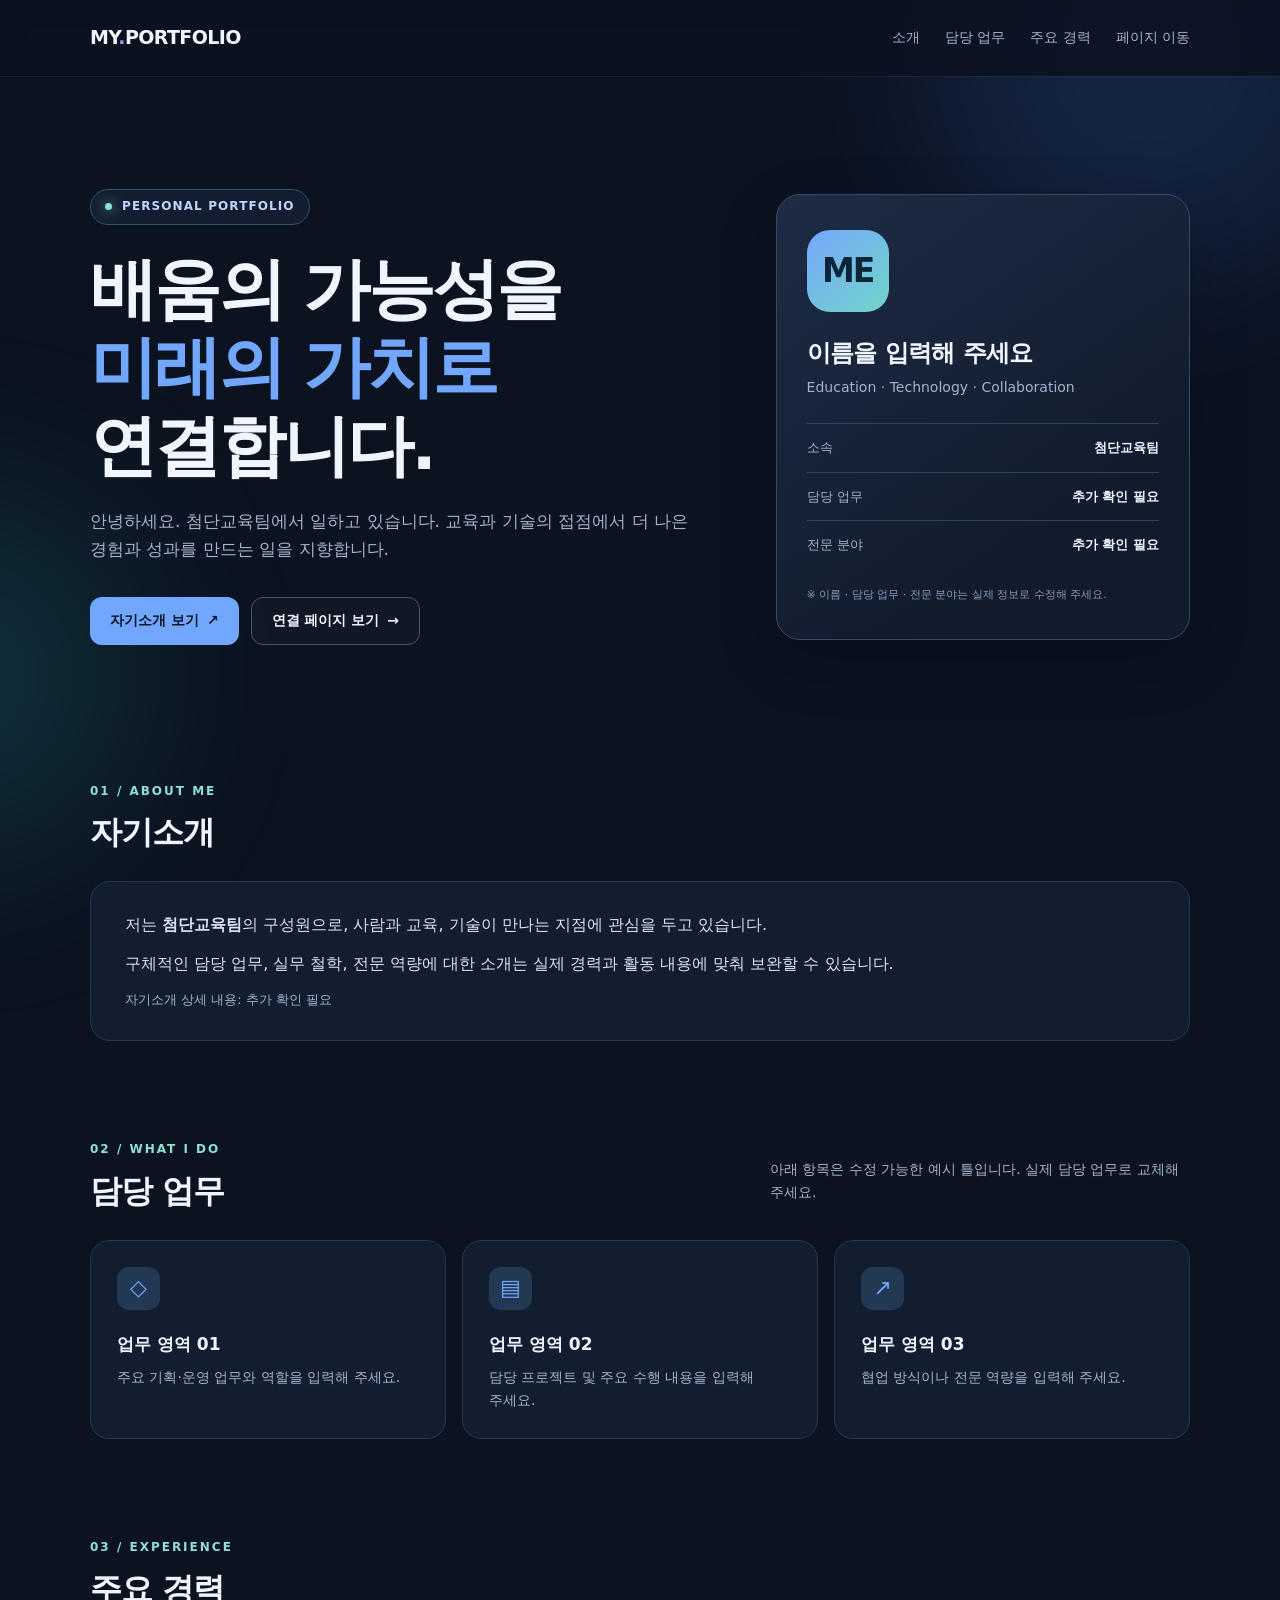
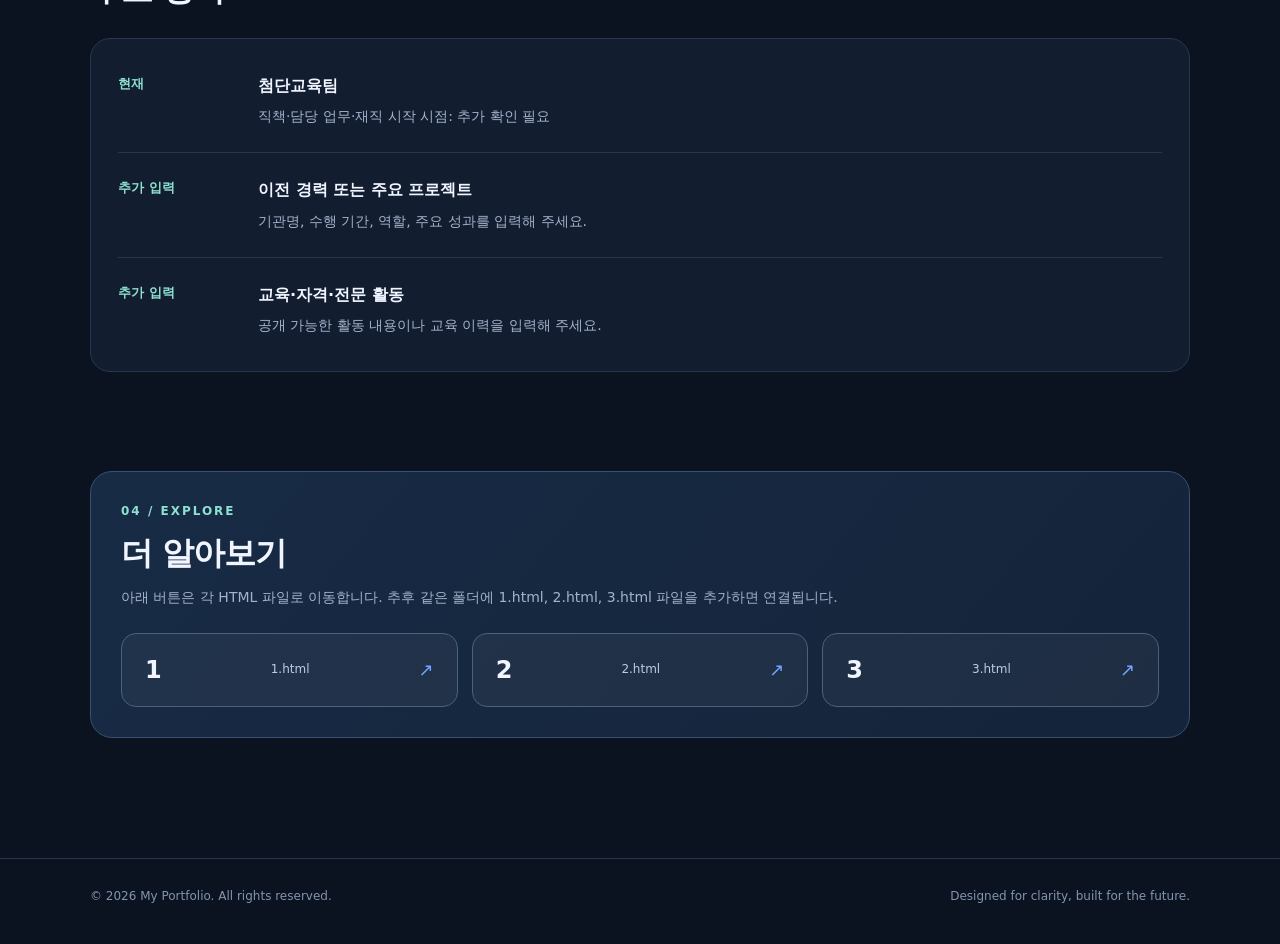
<file: index.html>
<!doctype html>
<html lang="ko">
<head>
  <meta charset="utf-8">
  <meta name="viewport" content="width=device-width, initial-scale=1">
  <meta name="theme-color" content="#0b1220">
  <meta name="description" content="첨단교육팀 소속 전문가의 개인 포트폴리오 페이지">
  <title>Portfolio | About Me</title>
  <style>
    :root{color-scheme:dark;--bg:#0b1220;--panel:#121d30;--panel2:#17243a;--line:#273751;--text:#f0f5ff;--muted:#a3b3cb;--accent:#71a7ff;--accent2:#8de1d0;--shadow:0 20px 60px rgba(0,0,0,.19)}
    *{box-sizing:border-box}html{scroll-behavior:smooth}body{margin:0;background:var(--bg);color:var(--text);font-family:system-ui,-apple-system,'Segoe UI','Apple SD Gothic Neo','Malgun Gothic',sans-serif;line-height:1.65}a{color:inherit;text-decoration:none}button{font:inherit}.container{width:min(1100px,calc(100% - 48px));margin:auto}.glow{position:absolute;z-index:-1;pointer-events:none;filter:blur(90px);opacity:.26;border-radius:50%}.glow.one{width:440px;height:440px;top:-160px;right:-90px;background:#315fac}.glow.two{width:350px;height:350px;top:500px;left:-220px;background:#1f8b87}
    header{position:sticky;top:0;z-index:10;background:rgba(11,18,32,.83);backdrop-filter:blur(15px);border-bottom:1px solid rgba(255,255,255,.08)}.header-inner{height:76px;display:flex;align-items:center;justify-content:space-between;gap:20px}.brand{font-size:19px;font-weight:850;letter-spacing:-.6px}.brand span{color:var(--accent)}.nav{display:flex;gap:25px;align-items:center}.nav a{font-size:14px;color:var(--muted);transition:color .2s}.nav a:hover,.nav a:focus-visible{color:#fff}.nav a:focus-visible,.btn:focus-visible,.number-link:focus-visible{outline:3px solid var(--accent2);outline-offset:4px;border-radius:6px}
    .hero{position:relative;padding:112px 0 93px;overflow:hidden}.hero-grid{display:grid;grid-template-columns:1.2fr .8fr;gap:64px;align-items:center}.eyebrow{display:inline-flex;align-items:center;gap:10px;border:1px solid #37506c;background:rgba(113,167,255,.07);border-radius:100px;padding:7px 14px;color:#bdd5ff;font-size:12px;font-weight:700;letter-spacing:1.1px}.status-dot{width:7px;height:7px;border-radius:50%;background:var(--accent2);box-shadow:0 0 14px var(--accent2)}h1{font-size:clamp(38px,5.2vw,68px);letter-spacing:-2.7px;line-height:1.18;margin:25px 0 22px;word-break:keep-all}h1 strong{color:var(--accent);font-weight:850}.intro{font-size:17px;color:var(--muted);max-width:600px;word-break:keep-all}.actions{display:flex;flex-wrap:wrap;gap:12px;margin-top:34px}.btn{display:inline-flex;justify-content:center;align-items:center;gap:8px;min-height:47px;padding:11px 20px;border-radius:12px;font-size:14px;font-weight:750;transition:transform .17s,background .17s,border-color .17s}.btn:hover,.number-link:hover{transform:translateY(-3px)}.btn.primary{background:var(--accent);color:#091524}.btn.primary:hover{background:#9bc2ff}.btn.secondary{border:1px solid #425570;background:rgba(255,255,255,.025)}.btn.secondary:hover{background:var(--panel2)}
    .profile-card{position:relative;padding:35px 30px;border:1px solid #364a68;background:linear-gradient(145deg,#1d2c45,#111b2c 75%);border-radius:24px;box-shadow:var(--shadow)}.avatar{width:82px;height:82px;border-radius:23px;background:linear-gradient(135deg,#76a7fa,#70d5ca);color:#0a2536;display:grid;place-items:center;font-size:33px;font-weight:900;letter-spacing:-2px;margin-bottom:22px}.profile-card h2{font-size:24px;letter-spacing:-.6px;margin:0 0 3px}.profile-card .subtitle{color:var(--muted);font-size:14px;margin:0 0 24px}.profile-line{border-top:1px solid #33425b;padding:13px 0;display:flex;justify-content:space-between;gap:20px;font-size:13px}.profile-line span:first-child{color:var(--muted)}.profile-line strong{text-align:right;font-weight:650}.edit-hint{font-size:11px;color:#859db9;margin-top:17px}
    section.content{padding:44px 0 55px}.section-top{display:flex;align-items:end;justify-content:space-between;gap:20px;margin-bottom:22px}.kicker{font-size:12px;letter-spacing:2px;color:var(--accent2);font-weight:850;margin-bottom:5px}.section-title{margin:0;font-size:clamp(25px,3vw,32px);letter-spacing:-1px}.section-desc{color:var(--muted);font-size:14px;max-width:420px}.about-card{padding:30px 34px;border-radius:20px;background:var(--panel);border:1px solid var(--line);font-size:16px;color:#d8e3f4;word-break:keep-all}.about-card p{margin:0}.about-card p+p{margin-top:12px}.muted-note{font-size:13px;color:var(--muted)}.grid3{display:grid;grid-template-columns:repeat(3,1fr);gap:16px}.work-card{padding:26px;border:1px solid var(--line);background:var(--panel);border-radius:19px;transition:transform .2s,border-color .2s}.work-card:hover{transform:translateY(-5px);border-color:#5679a5}.icon-box{width:43px;height:43px;border-radius:12px;background:#233953;display:grid;place-items:center;color:var(--accent);font-size:22px;margin-bottom:20px}.work-card h3{margin:0 0 8px;font-size:17px}.work-card p{margin:0;color:var(--muted);font-size:14px;word-break:keep-all}.timeline{padding:10px 27px;border:1px solid var(--line);border-radius:20px;background:var(--panel)}.event{display:grid;grid-template-columns:120px 1fr;gap:20px;padding:24px 0}.event+.event{border-top:1px solid var(--line)}.event .period{font-size:13px;color:var(--accent2);font-weight:750}.event h3{font-size:16px;margin:0 0 6px}.event p{color:var(--muted);margin:0;font-size:14px}
    .link-panel{padding:30px;border-radius:22px;background:linear-gradient(130deg,#182b45,#14243a);border:1px solid #39516f}.link-panel p{color:var(--muted);font-size:14px;margin:6px 0 24px}.number-links{display:grid;grid-template-columns:repeat(3,1fr);gap:14px}.number-link{display:flex;align-items:center;justify-content:space-between;padding:21px 23px;border-radius:15px;border:1px solid #49627e;background:rgba(255,255,255,.045);transition:background .18s,transform .18s,border-color .18s}.number-link:hover{background:#284363;border-color:#85b4ff}.number-link strong{font-size:24px;line-height:1}.number-link span{font-size:12px;color:#bacde3}.number-link .arrow{font-size:18px;color:var(--accent)}footer{border-top:1px solid var(--line);margin-top:65px;padding:28px 0 38px;color:#8295ae;font-size:12px}.footer-inner{display:flex;align-items:center;justify-content:space-between;gap:12px}
    @media(max-width:800px){.hero{padding:70px 0 58px}.hero-grid{grid-template-columns:1fr;gap:38px}.profile-card{max-width:520px}.nav{gap:14px}.nav a{font-size:12px}.grid3{grid-template-columns:1fr}.work-card{display:grid;grid-template-columns:48px 1fr;column-gap:14px}.work-card .icon-box{grid-row:1 / 3;margin:0}.work-card h3{align-self:end}.number-link{padding:18px}.section-desc{display:none}}@media(max-width:520px){.container{width:min(100% - 32px,1100px)}.header-inner{height:66px}.brand{font-size:17px}.nav a:nth-child(2){display:none}.hero{padding-top:60px}h1{letter-spacing:-1.6px}.intro{font-size:15px}.profile-card{padding:25px 23px}.about-card{padding:22px}.event{grid-template-columns:1fr;gap:5px}.link-panel{padding:20px}.number-links{gap:9px}.number-link{flex-direction:column;align-items:flex-start;gap:14px;padding:16px}.number-link span{font-size:11px}.number-link .arrow{align-self:flex-end}.footer-inner{flex-direction:column;align-items:flex-start}}
    @media(prefers-reduced-motion:reduce){html{scroll-behavior:auto}*,*:before,*:after{transition:none!important;animation:none!important}}
  </style>
</head>
<body>
  <!-- 쉽게 수정할 수 있도록 개인정보는 이 HTML의 텍스트 영역에 모아두었습니다. -->
  <header><div class="container header-inner"><a class="brand" href="#top" aria-label="홈으로 이동">MY<span>.</span>PORTFOLIO</a><nav class="nav" aria-label="주요 메뉴"><a href="#about">소개</a><a href="#work">담당 업무</a><a href="#career">주요 경력</a><a href="#projects">페이지 이동</a></nav></div></header>
  <main id="top">
    <div class="glow one"></div><div class="glow two"></div>
    <section class="hero"><div class="container hero-grid"><div><div class="eyebrow"><span class="status-dot"></span>PERSONAL PORTFOLIO</div><h1>배움의 가능성을<br><strong>미래의 가치로</strong><br>연결합니다.</h1><p class="intro">안녕하세요. 첨단교육팀에서 일하고 있습니다. 교육과 기술의 접점에서 더 나은 경험과 성과를 만드는 일을 지향합니다.</p><div class="actions"><a class="btn primary" href="#about">자기소개 보기 <span aria-hidden="true">↗</span></a><a class="btn secondary" href="#projects">연결 페이지 보기 <span aria-hidden="true">→</span></a></div></div><aside class="profile-card" aria-label="프로필 요약"><div class="avatar" aria-hidden="true">ME</div><h2>이름을 입력해 주세요</h2><p class="subtitle">Education · Technology · Collaboration</p><div class="profile-line"><span>소속</span><strong>첨단교육팀</strong></div><div class="profile-line"><span>담당 업무</span><strong>추가 확인 필요</strong></div><div class="profile-line"><span>전문 분야</span><strong>추가 확인 필요</strong></div><div class="edit-hint">※ 이름 · 담당 업무 · 전문 분야는 실제 정보로 수정해 주세요.</div></aside></div></section>
    <section class="content" id="about"><div class="container"><div class="section-top"><div><div class="kicker">01 / ABOUT ME</div><h2 class="section-title">자기소개</h2></div></div><div class="about-card"><p>저는 <strong>첨단교육팀</strong>의 구성원으로, 사람과 교육, 기술이 만나는 지점에 관심을 두고 있습니다.</p><p>구체적인 담당 업무, 실무 철학, 전문 역량에 대한 소개는 실제 경력과 활동 내용에 맞춰 보완할 수 있습니다.</p><p class="muted-note">자기소개 상세 내용: 추가 확인 필요</p></div></div></section>
    <section class="content" id="work"><div class="container"><div class="section-top"><div><div class="kicker">02 / WHAT I DO</div><h2 class="section-title">담당 업무</h2></div><p class="section-desc">아래 항목은 수정 가능한 예시 틀입니다. 실제 담당 업무로 교체해 주세요.</p></div><div class="grid3"><article class="work-card"><div class="icon-box" aria-hidden="true">◇</div><h3>업무 영역 01</h3><p>주요 기획·운영 업무와 역할을 입력해 주세요.</p></article><article class="work-card"><div class="icon-box" aria-hidden="true">▤</div><h3>업무 영역 02</h3><p>담당 프로젝트 및 주요 수행 내용을 입력해 주세요.</p></article><article class="work-card"><div class="icon-box" aria-hidden="true">↗</div><h3>업무 영역 03</h3><p>협업 방식이나 전문 역량을 입력해 주세요.</p></article></div></div></section>
    <section class="content" id="career"><div class="container"><div class="section-top"><div><div class="kicker">03 / EXPERIENCE</div><h2 class="section-title">주요 경력</h2></div></div><div class="timeline"><div class="event"><div class="period">현재</div><div><h3>첨단교육팀</h3><p>직책·담당 업무·재직 시작 시점: 추가 확인 필요</p></div></div><div class="event"><div class="period">추가 입력</div><div><h3>이전 경력 또는 주요 프로젝트</h3><p>기관명, 수행 기간, 역할, 주요 성과를 입력해 주세요.</p></div></div><div class="event"><div class="period">추가 입력</div><div><h3>교육·자격·전문 활동</h3><p>공개 가능한 활동 내용이나 교육 이력을 입력해 주세요.</p></div></div></div></div></section>
    <section class="content" id="projects"><div class="container"><div class="link-panel"><div class="kicker">04 / EXPLORE</div><h2 class="section-title">더 알아보기</h2><p>아래 버튼은 각 HTML 파일로 이동합니다. 추후 같은 폴더에 1.html, 2.html, 3.html 파일을 추가하면 연결됩니다.</p><div class="number-links"><a class="number-link" href="1.html" aria-label="1번 페이지로 이동"><strong>1</strong><span>1.html</span><span class="arrow" aria-hidden="true">↗</span></a><a class="number-link" href="2.html" aria-label="2번 페이지로 이동"><strong>2</strong><span>2.html</span><span class="arrow" aria-hidden="true">↗</span></a><a class="number-link" href="3.html" aria-label="3번 페이지로 이동"><strong>3</strong><span>3.html</span><span class="arrow" aria-hidden="true">↗</span></a></div></div></div></section>
  </main>
  <footer><div class="container footer-inner"><span>© <span id="year">2026</span> My Portfolio. All rights reserved.</span><span>Designed for clarity, built for the future.</span></div></footer>
  <script>
    document.getElementById('year').textContent=new Date().getFullYear();
    // 1.html, 2.html, 3.html 링크는 정상적인 독립 페이지 이동 링크입니다.
    // 해당 파일들이 없을 때는 브라우저에서 파일을 찾을 수 없다고 표시됩니다.
  </script>
</body>
</html>
</file>
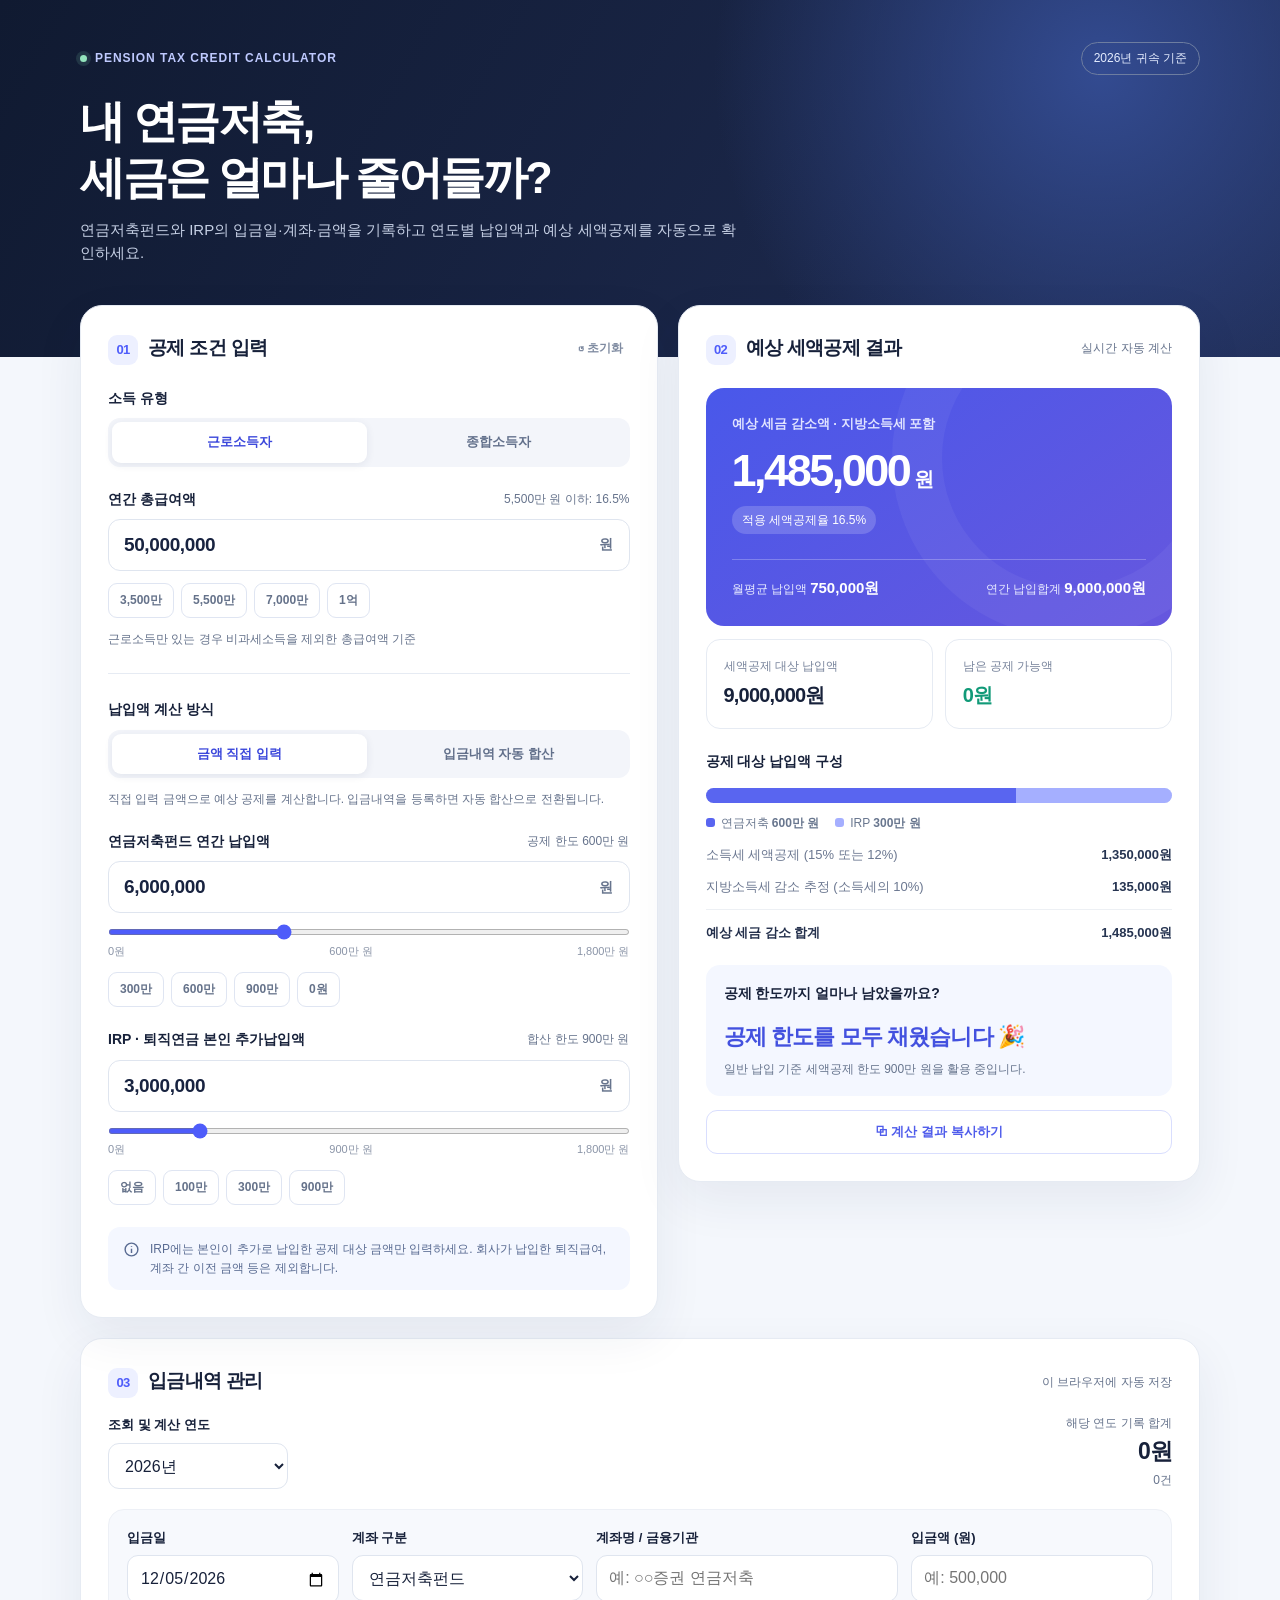
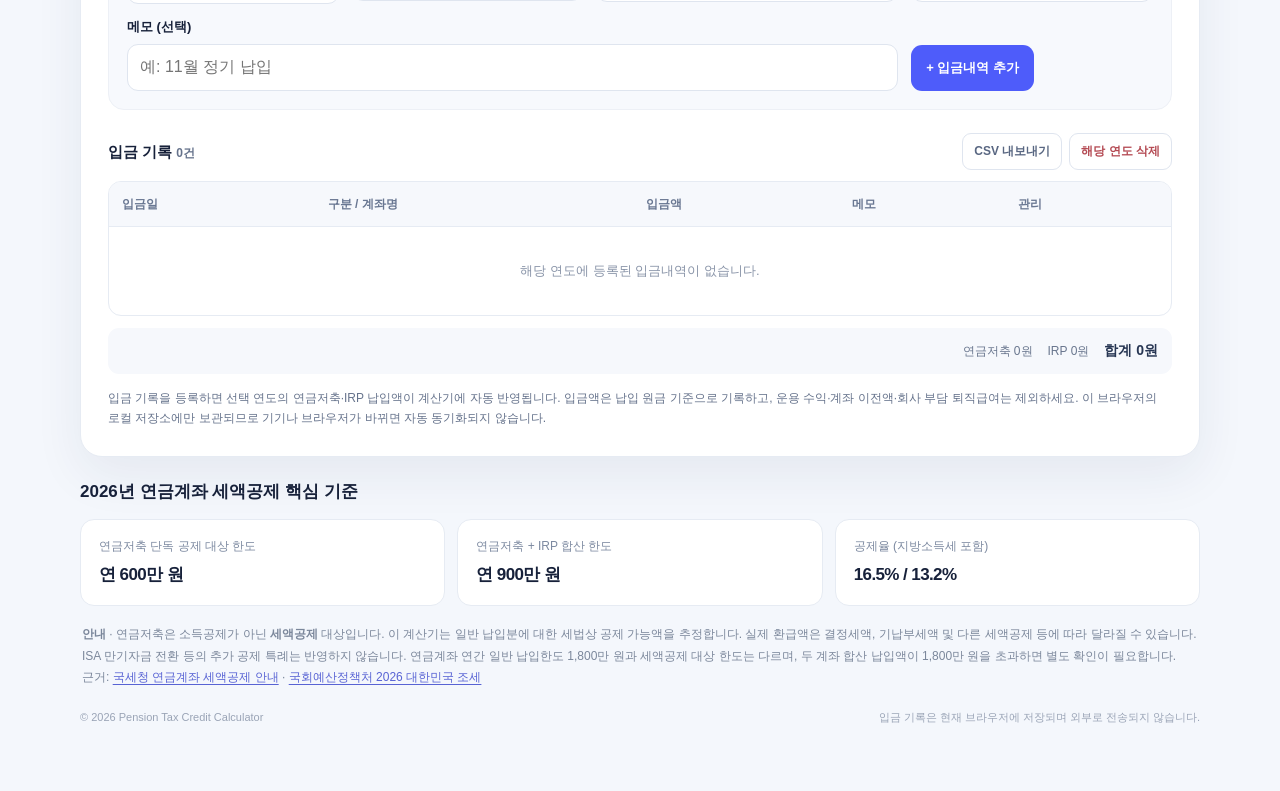
<file: 1.html>
<!DOCTYPE html>
<html lang="ko">
<head>
  <meta charset="UTF-8" />
  <meta name="viewport" content="width=device-width, initial-scale=1" />
  <meta name="theme-color" content="#101a31" />
  <title>2026 연금저축 세액공제 계산기</title>
  <style>
    :root{--ink:#17213a;--sub:#66738c;--border:#e6ebf3;--primary:#4e5cfa;--primary2:#7567f4;--bg:#f4f7fc;--green:#119a78;--white:#fff;--shadow:0 18px 50px rgba(30,43,84,.07)}
    *{box-sizing:border-box}html{scroll-behavior:smooth}body{margin:0;background:var(--bg);font-family:Pretendard,"Noto Sans KR",-apple-system,BlinkMacSystemFont,"Segoe UI",sans-serif;color:var(--ink);line-height:1.55}button,input,select{font:inherit}button{cursor:pointer}button:focus-visible,input:focus-visible,select:focus-visible,a:focus-visible{outline:3px solid #a9b4ff;outline-offset:3px}
    .hero{background:radial-gradient(circle at 86% 20%,#334b91 0,transparent 34%),linear-gradient(120deg,#101a31,#202d55);color:#fff;padding:42px max(22px,calc((100vw - 1120px)/2)) 92px;overflow:hidden}.hero-inner{max-width:1120px;margin:auto}.eyebrow{display:inline-flex;align-items:center;gap:8px;font-size:12px;font-weight:700;letter-spacing:.08em;color:#bfcaff}.dot{width:7px;height:7px;background:#93e4bd;border-radius:50%;box-shadow:0 0 0 4px #93e4bd20}.hero h1{font-size:clamp(29px,4vw,45px);line-height:1.25;letter-spacing:-.055em;margin:19px 0 12px;font-weight:800}.hero p{max-width:660px;color:#c6d0e5;font-size:15px;margin:0}.header-row{display:flex;justify-content:space-between;align-items:center;gap:12px}.year{font-size:12px;border:1px solid #6d7da0;border-radius:99px;padding:6px 12px;color:#e5edff}
    .shell{max-width:1164px;padding:0 22px 65px;margin:-52px auto 0;position:relative}.layout{display:grid;grid-template-columns:minmax(0,1.05fr) minmax(0,.95fr);gap:20px;align-items:start}.panel{background:#fff;border:1px solid var(--border);border-radius:22px;padding:27px;box-shadow:var(--shadow)}.panel-title{display:flex;justify-content:space-between;align-items:center;margin-bottom:23px}.panel-title h2{font-size:19px;letter-spacing:-.035em;margin:0}.number{display:inline-grid;place-items:center;color:var(--primary);background:#edf0ff;border-radius:9px;width:30px;height:30px;font-weight:800;font-size:13px;margin-right:10px}.small{font-size:12px;color:var(--sub)}.field{margin:22px 0}.field:first-of-type{margin-top:5px}.field-head{display:flex;align-items:center;justify-content:space-between;gap:8px;margin-bottom:9px}.field-head label,.field-head .field-label{font-size:14px;font-weight:750}.hint{font-size:12px;color:var(--sub)}.seg{display:grid;grid-template-columns:1fr 1fr;background:#f3f5fa;padding:4px;border-radius:12px;gap:4px}.seg button{border:0;background:transparent;border-radius:9px;padding:10px 7px;font-size:13px;color:#62708b;font-weight:700;transition:.18s}.seg button.active{background:#fff;color:#3c48db;box-shadow:0 2px 8px #202b5415}.money{position:relative;display:flex;align-items:center}.money input{width:100%;background:#fff;border:1.5px solid #dfe5ef;border-radius:12px;height:52px;padding:0 56px 0 15px;outline:none;color:#182340;font-weight:800;font-size:19px;letter-spacing:-.02em;transition:.2s}.money input:focus{border-color:#707aff;box-shadow:0 0 0 3px #e8eaff}.money span{position:absolute;right:17px;color:#67748d;font-size:14px;font-weight:700;pointer-events:none}input[type=range]{width:100%;height:6px;accent-color:var(--primary);cursor:pointer;margin:16px 0 6px}.range-labels{display:flex;justify-content:space-between;color:#8a94a7;font-size:11px}.chips{display:flex;gap:7px;flex-wrap:wrap;margin-top:12px}.chip{border:1px solid #dfe5f2;background:#fff;color:#65728a;border-radius:9px;padding:7px 11px;font-size:12px;font-weight:700;transition:.16s}.chip:hover{border-color:#7e87ff;color:#4e5cfa;background:#f4f5ff}.info{padding:13px 15px;background:#f4f7ff;border-radius:12px;font-size:12px;color:#596b92;display:flex;gap:10px;align-items:flex-start}.info svg{flex-shrink:0;margin-top:1px}.section-rule{height:1px;background:var(--border);margin:25px 0}.reset{border:0;background:none;color:#7f8ba1;font-size:12px;font-weight:700;padding:6px}.reset:hover{color:var(--primary)}
    .result{background:linear-gradient(145deg,#4958ea,#6657de);border-radius:18px;padding:26px;color:white;position:relative;overflow:hidden}.result:before{content:"";position:absolute;right:-80px;top:-110px;width:260px;height:260px;border-radius:50%;border:50px solid #ffffff0c}.result .kicker{font-size:13px;color:#e0e3ff;font-weight:600}.result .amount{font-size:clamp(32px,4vw,45px);font-weight:850;letter-spacing:-.055em;line-height:1.2;margin:10px 0 8px;word-break:keep-all}.result .amount small{font-size:20px;margin-left:5px}.result .taxrate{font-size:12px;background:#ffffff2d;padding:5px 10px;border-radius:99px;display:inline-block}.result .foot{border-top:1px solid #ffffff40;margin-top:25px;padding-top:16px;display:flex;justify-content:space-between;gap:10px;font-size:12px;color:#e9ecff}.result .foot strong{color:#fff;font-size:15px}.stat-grid{display:grid;grid-template-columns:1fr 1fr;gap:12px;margin-top:13px}.stat{padding:17px;border:1px solid var(--border);border-radius:14px;background:#fff}.stat .label{color:#77839b;font-size:12px}.stat strong{font-size:20px;letter-spacing:-.04em;display:block;margin-top:5px}.stat strong.green{color:var(--green)}.breakdown{margin:22px 0}.breakdown h3,.next h3{font-size:14px;margin:0 0 15px}.bar{height:15px;border-radius:99px;background:#e9edf5;display:flex;overflow:hidden}.bar .a{background:#5965f0;transition:width .25s}.bar .b{background:#a5afff;transition:width .25s}.legend{display:flex;gap:16px;flex-wrap:wrap;margin:11px 0;color:#68768e;font-size:12px}.legend b{display:inline-block;width:9px;height:9px;border-radius:3px;margin-right:6px}.line{display:flex;justify-content:space-between;gap:10px;font-size:13px;margin:12px 0;color:#6c7891}.line strong{color:#263451}.line.total{border-top:1px solid #edf0f4;padding-top:13px;font-weight:700;color:#24304c}.next{background:#f4f7ff;border-radius:14px;padding:18px}.next p{color:#66748d;font-size:12px;margin:6px 0 0}.recommend{font-size:22px;font-weight:850;color:#4351df;letter-spacing:-.04em}.copy{background:#fff;color:#4f5ceb;border:1px solid #d9defe;padding:11px 18px;border-radius:11px;font-size:13px;font-weight:750;width:100%;margin-top:14px;transition:.2s}.copy:hover{background:#eef0ff}.reference{margin-top:22px}.reference h2{font-size:17px;margin:0 0 14px}.facts{display:grid;grid-template-columns:repeat(3,1fr);gap:12px}.fact{padding:17px 18px;border:1px solid var(--border);background:#fff;border-radius:14px}.fact span{display:block;color:#7c89a0;font-size:12px}.fact strong{display:block;margin-top:6px;font-size:17px;letter-spacing:-.035em}.disclaimer{padding:18px 2px 0;color:#7b879b;font-size:12px;line-height:1.8}.disclaimer a{color:#5863d4;text-decoration:underline;text-underline-offset:3px}.footer{display:flex;justify-content:space-between;gap:12px;flex-wrap:wrap;margin-top:20px;color:#9aa4b6;font-size:11px}.sr{position:absolute;width:1px;height:1px;overflow:hidden;clip:rect(0,0,0,0)}
    @media(max-width:800px){.hero{padding:28px 22px 84px}.shell{margin-top:-48px}.layout{grid-template-columns:1fr}.panel{padding:22px}.facts{grid-template-columns:1fr 1fr}.hero h1{font-size:31px}}@media(max-width:450px){.shell{padding:0 13px 35px}.hero{padding:25px 18px 80px}.panel{padding:18px;border-radius:17px}.facts{grid-template-columns:1fr}.stat-grid{gap:9px}.stat{padding:14px}.stat strong{font-size:18px}.header-row{align-items:flex-start}.result{padding:21px}.result .amount{font-size:36px}.year{white-space:nowrap}}

    .ledger-panel{margin-top:20px}.ledger-header{margin-bottom:16px}.ledger-top{display:flex;justify-content:space-between;align-items:end;gap:20px;padding:0 0 20px}.ledger-top>div:first-child{display:grid;gap:8px;min-width:180px}.field-label,.entry-field label{font-size:13px;font-weight:750}.ledger-top select,.entry-field input,.entry-field select{border:1.5px solid #dfe5ef;border-radius:11px;min-height:46px;background:#fff;color:var(--ink);padding:10px 12px;min-width:0;width:100%;outline:none}.ledger-top select:focus,.entry-field input:focus,.entry-field select:focus{border-color:#707aff;box-shadow:0 0 0 3px #e8eaff}.ledger-summary{text-align:right;display:flex;flex-direction:column;gap:1px;color:var(--sub);font-size:12px}.ledger-summary strong{font-size:23px;color:var(--ink);letter-spacing:-.04em}.entry-form{display:grid;grid-template-columns:1.05fr 1.15fr 1.5fr 1.2fr;gap:13px;background:#f7f9fd;border:1px solid #edf0f6;border-radius:16px;padding:18px}.entry-field{display:flex;flex-direction:column;gap:7px;min-width:0}.entry-note{grid-column:span 3}.entry-actions{display:flex;gap:8px;align-items:end}.primary-btn{border:0;background:#4e5cfa;color:#fff;border-radius:11px;padding:11px 15px;font-size:13px;font-weight:750;min-height:46px;white-space:nowrap}.primary-btn:hover{background:#3949df}.secondary-btn{border:1px solid #dfe5ef;background:white;color:#596782;border-radius:9px;padding:8px 11px;font-size:12px;font-weight:700}.secondary-btn:hover{background:#f0f3ff}.secondary-btn.danger{color:#b44a53}.ledger-toolbar{display:flex;align-items:center;justify-content:space-between;gap:10px;margin:23px 0 11px}.ledger-toolbar h3{font-size:15px;margin:0}.ledger-toolbar h3 span{color:var(--sub);font-size:12px}.tool-actions{display:flex;gap:7px;flex-wrap:wrap}.table-wrap{overflow-x:auto;border:1px solid var(--border);border-radius:13px}.entry-table{width:100%;border-collapse:collapse;text-align:left;font-size:13px;min-width:620px}.entry-table th{background:#f6f8fc;color:#697792;font-size:12px;font-weight:750;padding:13px}.entry-table td{padding:13px;border-top:1px solid var(--border);vertical-align:middle}.entry-table td.amount-cell{text-align:right;font-weight:800;white-space:nowrap}.entry-table td.action-cell{white-space:nowrap}.entry-table .category{font-size:11px;color:#5665d6;background:#eef0ff;border-radius:5px;padding:2px 5px;margin-right:5px}.entry-table .mini{border:0;background:none;color:#5869e6;font-size:12px;font-weight:750;padding:4px 5px}.entry-table .mini.delete{color:#bb5c66}.entry-table .empty-cell{text-align:center;color:#8994a8;padding:34px}.ledger-bottom{display:flex;align-items:center;gap:15px;justify-content:flex-end;flex-wrap:wrap;background:#f6f8fc;padding:12px 14px;border-radius:11px;margin-top:12px;font-size:12px;color:#68758d}.ledger-bottom strong{color:#273653;font-size:14px}.ledger-help{line-height:1.7;margin:14px 0 0}.money input:disabled,input[type=range]:disabled{background:#f2f5fa;color:#7d899d;cursor:not-allowed;opacity:.72}.chip:disabled{opacity:.4;cursor:not-allowed}
    @media(max-width:900px){.entry-form{grid-template-columns:1fr 1fr}.entry-note{grid-column:span 1}.entry-actions{grid-column:span 2;justify-content:flex-end}}@media(max-width:520px){.ledger-top{align-items:stretch}.ledger-summary strong{font-size:19px}.entry-form{grid-template-columns:1fr;padding:14px}.entry-note,.entry-actions{grid-column:span 1}.entry-actions{justify-content:stretch}.entry-actions .primary-btn{flex:1}.ledger-toolbar{align-items:flex-start;flex-direction:column}.ledger-bottom{justify-content:flex-start}.ledger-panel{padding:18px}}
  </style>
</head>
<body>
  <header class="hero"><div class="hero-inner"><div class="header-row"><span class="eyebrow"><span class="dot"></span> PENSION TAX CREDIT CALCULATOR</span><span class="year">2026년 귀속 기준</span></div><h1>내 연금저축,<br>세금은 얼마나 줄어들까?</h1><p>연금저축펀드와 IRP의 입금일·계좌·금액을 기록하고 연도별 납입액과 예상 세액공제를 자동으로 확인하세요.</p></div></header>
  <main class="shell"><div class="layout">
    <section class="panel" aria-labelledby="inputTitle"><div class="panel-title"><h2 id="inputTitle"><span class="number">01</span>공제 조건 입력</h2><button id="reset" class="reset" type="button">↺ 초기화</button></div>
      <div class="field"><div class="field-head"><span class="field-label">소득 유형</span></div><div class="seg" id="typeSeg" role="group" aria-label="소득 유형"><button type="button" class="active" data-type="salary" aria-pressed="true">근로소득자</button><button type="button" data-type="business" aria-pressed="false">종합소득자</button></div></div>
      <div class="field"><div class="field-head"><label for="income" id="incomeLabel">연간 총급여액</label><span class="hint" id="threshold">5,500만 원 이하: 16.5%</span></div><div class="money"><input id="income" type="text" inputmode="numeric" autocomplete="off" value="50,000,000" aria-describedby="incomeExplain"><span>원</span></div><div class="chips"><button class="chip" data-income="35000000">3,500만</button><button class="chip" data-income="55000000">5,500만</button><button class="chip" data-income="70000000">7,000만</button><button class="chip" data-income="100000000">1억</button></div><p id="incomeExplain" class="hint">근로소득만 있는 경우 비과세소득을 제외한 총급여액 기준</p></div>
      <div class="section-rule"></div>
      <div class="field"><div class="field-head"><span class="field-label">납입액 계산 방식</span></div><div class="seg" id="modeSeg" role="group" aria-label="납입액 계산 방식"><button type="button" data-mode="manual" class="active" aria-pressed="true">금액 직접 입력</button><button type="button" data-mode="ledger" aria-pressed="false">입금내역 자동 합산</button></div><p class="hint" id="modeHelp">직접 입력 금액으로 예상 공제를 계산합니다. 입금내역을 등록하면 자동 합산으로 전환됩니다.</p></div>
      <div class="field"><div class="field-head"><label for="pension">연금저축펀드 연간 납입액</label><span class="hint">공제 한도 600만 원</span></div><div class="money"><input id="pension" type="text" inputmode="numeric" autocomplete="off" value="6,000,000"><span>원</span></div><input id="pensionRange" type="range" min="0" max="18000000" step="100000" value="6000000" aria-label="연금저축 연간 납입액 조정"><div class="range-labels"><span>0원</span><span>600만 원</span><span>1,800만 원</span></div><div class="chips"><button class="chip" data-pension="3000000">300만</button><button class="chip" data-pension="6000000">600만</button><button class="chip" data-pension="9000000">900만</button><button class="chip" data-pension="0">0원</button></div></div>
      <div class="field"><div class="field-head"><label for="irp">IRP · 퇴직연금 본인 추가납입액</label><span class="hint">합산 한도 900만 원</span></div><div class="money"><input id="irp" type="text" inputmode="numeric" autocomplete="off" value="3,000,000"><span>원</span></div><input id="irpRange" type="range" min="0" max="18000000" step="100000" value="3000000" aria-label="IRP 연간 납입액 조정"><div class="range-labels"><span>0원</span><span>900만 원</span><span>1,800만 원</span></div><div class="chips"><button class="chip" data-irp="0">없음</button><button class="chip" data-irp="1000000">100만</button><button class="chip" data-irp="3000000">300만</button><button class="chip" data-irp="9000000">900만</button></div></div>
      <div class="info"><svg width="17" height="17" fill="none" viewBox="0 0 24 24" stroke="currentColor" stroke-width="2"><circle cx="12" cy="12" r="9"/><path d="M12 11v6m0-10v1"/></svg><span>IRP에는 본인이 추가로 납입한 공제 대상 금액만 입력하세요. 회사가 납입한 퇴직급여, 계좌 간 이전 금액 등은 제외합니다.</span></div>
    </section>
    <section class="panel" aria-labelledby="resultTitle"><div class="panel-title"><h2 id="resultTitle"><span class="number">02</span>예상 세액공제 결과</h2><span class="small">실시간 자동 계산</span></div>
      <div class="result" aria-live="polite"><div class="kicker">예상 세금 감소액 · 지방소득세 포함</div><div class="amount"><span id="credit">1,485,000</span><small>원</small></div><span class="taxrate" id="rate">적용 세액공제율 16.5%</span><div class="foot"><span>월평균 납입액 <strong id="monthly">750,000원</strong></span><span>연간 납입합계 <strong id="totalPaid">9,000,000원</strong></span></div></div>
      <div class="stat-grid"><div class="stat"><div class="label">세액공제 대상 납입액</div><strong id="eligible">9,000,000원</strong></div><div class="stat"><div class="label">남은 공제 가능액</div><strong id="remaining" class="green">0원</strong></div></div>
      <div class="breakdown"><h3>공제 대상 납입액 구성</h3><div class="bar" role="img" id="barLabel" aria-label="연금저축과 IRP 공제 대상 납입액"><div class="a" id="barA" style="width:66.67%"></div><div class="b" id="barB" style="width:33.33%"></div></div><div class="legend"><span><b style="background:#5965f0"></b>연금저축 <strong id="legA">600만 원</strong></span><span><b style="background:#a5afff"></b>IRP <strong id="legB">300만 원</strong></span></div><div class="line"><span>소득세 세액공제 (15% 또는 12%)</span><strong id="national">1,350,000원</strong></div><div class="line"><span>지방소득세 감소 추정 (소득세의 10%)</span><strong id="local">135,000원</strong></div><div class="line total"><span>예상 세금 감소 합계</span><strong id="sum">1,485,000원</strong></div></div>
      <div class="next"><h3>공제 한도까지 얼마나 남았을까요?</h3><div class="recommend" id="suggest">공제 한도를 모두 채웠습니다 🎉</div><p id="suggestText">이미 일반적인 연금계좌 세액공제 한도 900만 원을 활용하고 있습니다.</p></div>
      <button id="copy" type="button" class="copy">⧉ 계산 결과 복사하기</button>
    </section>
  </div>
  <section class="panel ledger-panel" aria-labelledby="ledgerTitle">
    <div class="panel-title ledger-header"><h2 id="ledgerTitle"><span class="number">03</span>입금내역 관리</h2><span class="small">이 브라우저에 자동 저장</span></div>
    <div class="ledger-top"><div><label for="taxYear" class="field-label">조회 및 계산 연도</label><select id="taxYear" aria-label="입금내역 조회 연도"></select></div><div class="ledger-summary"><span>해당 연도 기록 합계</span><strong id="ledgerTotal">0원</strong><span id="ledgerCount">0건</span></div></div>
    <form id="entryForm" class="entry-form">
      <input id="editingId" type="hidden" value="">
      <div class="entry-field"><label for="entryDate">입금일</label><input required type="date" id="entryDate"></div>
      <div class="entry-field"><label for="entryType">계좌 구분</label><select id="entryType" required><option value="pension">연금저축펀드</option><option value="irp">IRP · 퇴직연금</option></select></div>
      <div class="entry-field"><label for="entryAccount">계좌명 / 금융기관</label><input required id="entryAccount" type="text" maxlength="60" placeholder="예: ○○증권 연금저축"></div>
      <div class="entry-field"><label for="entryAmount">입금액 (원)</label><input required id="entryAmount" type="text" inputmode="numeric" autocomplete="off" placeholder="예: 500,000"></div>
      <div class="entry-field entry-note"><label for="entryMemo">메모 (선택)</label><input id="entryMemo" type="text" maxlength="100" placeholder="예: 11월 정기 납입"></div>
      <div class="entry-actions"><button type="submit" class="primary-btn" id="entrySubmit">+ 입금내역 추가</button><button type="button" class="secondary-btn" id="cancelEdit" hidden>수정 취소</button></div>
    </form>
    <div class="ledger-toolbar"><h3>입금 기록 <span id="entryHeadingCount">0건</span></h3><div class="tool-actions"><button type="button" class="secondary-btn" id="exportCsv">CSV 내보내기</button><button type="button" class="secondary-btn danger" id="clearYear">해당 연도 삭제</button></div></div>
    <div class="table-wrap"><table class="entry-table"><thead><tr><th>입금일</th><th>구분 / 계좌명</th><th>입금액</th><th>메모</th><th>관리</th></tr></thead><tbody id="entryRows"><tr><td colspan="5" class="empty-cell">등록된 내역이 없습니다.</td></tr></tbody></table></div>
    <div class="ledger-bottom"><span id="ledgerPension">연금저축 0원</span><span id="ledgerIrp">IRP 0원</span><strong id="ledgerBottomTotal">합계 0원</strong></div>
    <p class="hint ledger-help">입금 기록을 등록하면 선택 연도의 연금저축·IRP 납입액이 계산기에 자동 반영됩니다. 입금액은 납입 원금 기준으로 기록하고, 운용 수익·계좌 이전액·회사 부담 퇴직급여는 제외하세요. 이 브라우저의 로컬 저장소에만 보관되므로 기기나 브라우저가 바뀌면 자동 동기화되지 않습니다.</p>
  </section>
  <section class="reference" aria-labelledby="guideTitle"><h2 id="guideTitle">2026년 연금계좌 세액공제 핵심 기준</h2><div class="facts"><div class="fact"><span>연금저축 단독 공제 대상 한도</span><strong>연 600만 원</strong></div><div class="fact"><span>연금저축 + IRP 합산 한도</span><strong>연 900만 원</strong></div><div class="fact"><span>공제율 (지방소득세 포함)</span><strong>16.5% / 13.2%</strong></div></div><div class="disclaimer"><strong>안내</strong> · 연금저축은 소득공제가 아닌 <strong>세액공제</strong> 대상입니다. 이 계산기는 일반 납입분에 대한 세법상 공제 가능액을 추정합니다. 실제 환급액은 결정세액, 기납부세액 및 다른 세액공제 등에 따라 달라질 수 있습니다. ISA 만기자금 전환 등의 추가 공제 특례는 반영하지 않습니다. 연금계좌 연간 일반 납입한도 1,800만 원과 세액공제 대상 한도는 다르며, 두 계좌 합산 납입액이 1,800만 원을 초과하면 별도 확인이 필요합니다.<br>근거: <a href="https://www.nts.go.kr/nts/cm/cntnts/cntntsView.do?cntntsId=7875" target="_blank" rel="noopener noreferrer">국세청 연금계좌 세액공제 안내</a> · <a href="https://nabo.go.kr/board/file/down.do?fid=33319156" target="_blank" rel="noopener noreferrer">국회예산정책처 2026 대한민국 조세</a></div></section>
  <footer class="footer"><span>© 2026 Pension Tax Credit Calculator</span><span>입금 기록은 현재 브라우저에 저장되며 외부로 전송되지 않습니다.</span></footer></main>
  <script>
    (()=>{'use strict';
      const $=id=>document.getElementById(id), fmt=n=>Math.round(n).toLocaleString('ko-KR'), won=n=>fmt(n)+'원', compact=n=>n===0?'0원':(n/10000).toLocaleString('ko-KR',{maximumFractionDigits:1})+'만 원';
      let type='salary',mode='manual',selectedYear=2026; const LIMIT_P=6000000,LIMIT_ALL=9000000,MAX=18000000;
      const values={income:50000000,pension:6000000,irp:3000000};
      let ledger=[];try{const saved=JSON.parse(localStorage.getItem('pension-ledger-v1')||'[]');if(Array.isArray(saved))ledger=saved.filter(x=>x&&/^\d{4}-\d{2}-\d{2}$/.test(x.date)&&['pension','irp'].includes(x.type)&&Number.isFinite(Number(x.amount))&&Number(x.amount)>0).map(x=>({...x,amount:Number(x.amount)}))}catch(e){console.warn('저장 내역을 읽을 수 없습니다.',e)}
      function parse(v){return Math.max(0,Math.min(100000000000,Number(String(v).replace(/[^0-9]/g,''))||0));}
      function put(id,value){values[id]=value;$(id).value=fmt(value);if(id==='pension'||id==='irp')$(id+'Range').value=Math.min(MAX,value);calculate();}
      function calculate(){
        const base=type==='salary'?55000000:45000000, nationalRate=values.income<=base?.15:.12, rate=nationalRate*1.1;
        // Cap pension first, then count eligible IRP contributions within 9m combined limit.
        const p=Math.min(values.pension,LIMIT_P),i=Math.min(values.irp,Math.max(0,LIMIT_ALL-p)),eligible=p+i;
        const national=Math.round(eligible*nationalRate),local=Math.round(national*.1),credit=national+local,remaining=LIMIT_ALL-eligible,total=values.pension+values.irp;
        $('threshold').textContent=(type==='salary'?'5,500만':'4,500만')+' 원 이하: 16.5%';
        $('rate').textContent='적용 세액공제율 '+(rate*100).toFixed(1)+'%';$('credit').textContent=fmt(credit);$('monthly').textContent=won(total/12);$('totalPaid').textContent=won(total);$('eligible').textContent=won(eligible);$('remaining').textContent=won(remaining);$('national').textContent=won(national);$('local').textContent=won(local);$('sum').textContent=won(credit);
        $('barA').style.width=(p/LIMIT_ALL*100)+'%';$('barB').style.width=(i/LIMIT_ALL*100)+'%';$('legA').textContent=compact(p);$('legB').textContent=compact(i);$('barLabel').setAttribute('aria-label',`공제 대상 금액 연금저축 ${won(p)}, IRP ${won(i)}, 남은 한도 ${won(remaining)}`);
        let t='',desc='';if(remaining===0){t='공제 한도를 모두 채웠습니다 🎉';desc='일반 납입 기준 세액공제 한도 900만 원을 활용 중입니다.'}else if(p<LIMIT_P){const addP=Math.min(LIMIT_P-p,remaining),addI=remaining-addP;t='추가 납입 가능 '+compact(remaining);desc='연금저축 '+compact(addP)+(addI?' + IRP '+compact(addI):'')+' 납입 시 일반 공제 한도를 채울 수 있습니다.'}else{t='IRP 추가 납입 '+compact(remaining);desc='연금저축 공제 한도 600만 원을 채웠으므로 IRP 등의 추가 납입을 고려할 수 있습니다.'}
        $('suggest').textContent=t;$('suggestText').textContent=desc+(total>MAX?' 단, 현재 합산 납입액이 일반 연간 납입한도 1,800만 원을 초과합니다.':'');
        window.latest={national,local,credit,eligible,remaining,total,rate};
      }
      for(const key of ['income','pension','irp']){const el=$(key);el.addEventListener('input',()=>{values[key]=parse(el.value);if(key!=='income')$(key+'Range').value=Math.min(MAX,values[key]);calculate()});el.addEventListener('blur',()=>{el.value=fmt(values[key])});el.addEventListener('focus',()=>{el.select()});if(key!=='income')$(key+'Range').addEventListener('input',e=>put(key,Number(e.target.value)))}
      document.querySelectorAll('[data-income],[data-pension],[data-irp]').forEach(b=>b.addEventListener('click',()=>{const key=b.hasAttribute('data-income')?'income':b.hasAttribute('data-pension')?'pension':'irp';put(key,Number(b.dataset[key]))}));
      document.querySelectorAll('[data-type]').forEach(b=>b.addEventListener('click',()=>{type=b.dataset.type;document.querySelectorAll('[data-type]').forEach(x=>{const active=x===b;x.classList.toggle('active',active);x.setAttribute('aria-pressed',String(active))});$('incomeLabel').textContent=type==='salary'?'연간 총급여액':'연간 종합소득금액';$('incomeExplain').textContent=type==='salary'?'근로소득만 있는 경우 비과세소득을 제외한 총급여액 기준':'종합소득금액 기준 (매출액이 아닌 소득금액)';calculate()}));
      $('reset').addEventListener('click',()=>{type='salary';document.querySelector('[data-type="salary"]').click();put('income',50000000);if(mode==='manual'){put('pension',6000000);put('irp',3000000)}else{syncLedger()} });
      $('copy').addEventListener('click',async()=>{const x=window.latest;const msg=`2026년 연금계좌 세액공제 계산 결과\n소득 유형: ${type==='salary'?'근로소득자':'종합소득자'}\n연간 소득금액: ${won(values.income)}\n연금저축: ${won(values.pension)}\nIRP: ${won(values.irp)}\n세액공제 대상액: ${won(x.eligible)}\n적용 공제율(지방소득세 포함): ${(x.rate*100).toFixed(1)}%\n예상 세금 감소액: ${won(x.credit)}\n남은 공제 가능액: ${won(x.remaining)}\n※ 실제 환급액과 다를 수 있음`;try{if(navigator.clipboard&&window.isSecureContext){await navigator.clipboard.writeText(msg)}else{const ta=document.createElement('textarea');ta.value=msg;ta.style.position='fixed';ta.style.opacity='0';document.body.appendChild(ta);ta.select();if(!document.execCommand('copy'))throw new Error('copy');ta.remove()}$('copy').textContent='✓ 결과를 복사했습니다';setTimeout(()=>$('copy').textContent='⧉ 계산 결과 복사하기',1800)}catch(e){$('copy').textContent='복사 실패 · 브라우저 권한 확인';setTimeout(()=>$('copy').textContent='⧉ 계산 결과 복사하기',2200)}});
      const yearSelect=$('taxYear');for(let y=2035;y>=2020;y--){const opt=document.createElement('option');opt.value=String(y);opt.textContent=y+'년';yearSelect.appendChild(opt)}yearSelect.value=String(selectedYear);
      const today=new Date();const todayIso=[today.getFullYear(),String(today.getMonth()+1).padStart(2,'0'),String(today.getDate()).padStart(2,'0')].join('-');$('entryDate').value=today.getFullYear()===selectedYear?todayIso:`${selectedYear}-01-01`;
      function saveLedger(){try{localStorage.setItem('pension-ledger-v1',JSON.stringify(ledger))}catch(e){alert('브라우저 저장 공간에 기록을 저장하지 못했습니다. CSV로 백업하세요.')}}
      function yearly(){return ledger.filter(x=>Number(x.date.slice(0,4))===selectedYear)}
      function setMode(m){mode=m;document.querySelectorAll('[data-mode]').forEach(b=>{let a=b.dataset.mode===mode;b.classList.toggle('active',a);b.setAttribute('aria-pressed',String(a))});const locked=mode==='ledger';['pension','irp'].forEach(k=>{$(k).disabled=locked;$(k+'Range').disabled=locked;document.querySelectorAll(`[data-${k}]`).forEach(b=>b.disabled=locked)});$('modeHelp').textContent=locked?`${selectedYear}년 입금내역 합계가 자동 반영됩니다. 입금내역이 없는 계좌는 0원으로 계산됩니다.`:'금액을 직접 입력하여 예상 세액공제를 계산합니다. 입금내역은 별도로 유지됩니다.';if(locked)syncLedger();else calculate()}
      function syncLedger(){if(mode!=='ledger')return;const arr=yearly();put('pension',arr.filter(x=>x.type==='pension').reduce((a,x)=>a+x.amount,0));put('irp',arr.filter(x=>x.type==='irp').reduce((a,x)=>a+x.amount,0))}
      function cell(text,cls){const el=document.createElement('td');el.textContent=text;if(cls)el.className=cls;return el}
      function renderLedger(){const arr=yearly().slice().sort((a,b)=>b.date.localeCompare(a.date)||String(b.id).localeCompare(String(a.id)));const p=arr.filter(x=>x.type==='pension').reduce((a,x)=>a+x.amount,0),i=arr.filter(x=>x.type==='irp').reduce((a,x)=>a+x.amount,0),t=p+i;
        $('ledgerTotal').textContent=won(t);$('ledgerCount').textContent=arr.length+'건';$('entryHeadingCount').textContent=arr.length+'건';$('ledgerPension').textContent='연금저축 '+won(p);$('ledgerIrp').textContent='IRP '+won(i);$('ledgerBottomTotal').textContent='합계 '+won(t);$('clearYear').disabled=arr.length===0;$('exportCsv').disabled=arr.length===0;
        const tbody=$('entryRows');tbody.replaceChildren();if(!arr.length){const tr=document.createElement('tr'),td=cell('해당 연도에 등록된 입금내역이 없습니다.');td.colSpan=5;td.className='empty-cell';tr.append(td);tbody.append(tr)}else arr.forEach(x=>{const tr=document.createElement('tr');tr.append(cell(x.date));const account=cell('');const badge=document.createElement('span');badge.className='category';badge.textContent=x.type==='pension'?'연금저축':'IRP';account.append(badge,document.createTextNode(x.account||'계좌명 없음'));tr.append(account);tr.append(cell(won(x.amount),'amount-cell'));tr.append(cell(x.memo||'–'));const actions=cell('','action-cell');for(const [action,label,cls] of [['edit','수정','mini'],['delete','삭제','mini delete']]){const b=document.createElement('button');b.type='button';b.className=cls;b.dataset.action=action;b.dataset.id=x.id;b.textContent=label;actions.append(b)}tr.append(actions);tbody.append(tr)});syncLedger()}
      function clearEditor(){$('entryForm').reset();$('editingId').value='';$('entrySubmit').textContent='+ 입금내역 추가';$('cancelEdit').hidden=true;$('entryDate').value=(new Date()).getFullYear()===selectedYear?todayIso:`${selectedYear}-01-01`}
      function validDate(s){if(!/^\d{4}-\d{2}-\d{2}$/.test(s))return false;const d=new Date(s+'T00:00:00');return !isNaN(d)&&d.toISOString().slice(0,10)===s}
      $('entryAmount').addEventListener('input',e=>{let n=parse(e.target.value);e.target.value=n?fmt(n):''});
      $('entryForm').addEventListener('submit',e=>{e.preventDefault();const date=$('entryDate').value,account=$('entryAccount').value.trim(),amount=parse($('entryAmount').value),id=$('editingId').value;if(!validDate(date)){alert('올바른 입금일을 입력해 주세요.');return}if(!account){alert('계좌명 또는 금융기관을 입력해 주세요.');return}if(!amount){alert('0원보다 큰 입금액을 입력해 주세요.');return}if(amount>18000000){if(!confirm('단일 입금액이 1,800만 원을 초과합니다. 그대로 기록하시겠습니까?'))return}const entry={id:id||String(Date.now())+'-'+Math.random().toString(36).slice(2,8),date,type:$('entryType').value,account,amount,memo:$('entryMemo').value.trim()};if(id){ledger=ledger.map(x=>String(x.id)===id?entry:x)}else ledger.push(entry);selectedYear=Number(date.slice(0,4));if(!Array.from(yearSelect.options).some(o=>Number(o.value)===selectedYear)){const o=document.createElement('option');o.value=String(selectedYear);o.textContent=selectedYear+'년';yearSelect.appendChild(o)}yearSelect.value=String(selectedYear);saveLedger();clearEditor();setMode('ledger');renderLedger()});
      $('entryRows').addEventListener('click',e=>{const b=e.target.closest('button[data-action]');if(!b)return;const x=ledger.find(v=>String(v.id)===b.dataset.id);if(!x)return;if(b.dataset.action==='delete'){if(!confirm(`${x.date} · ${x.account} · ${won(x.amount)} 입금 기록을 삭제할까요?`))return;ledger=ledger.filter(v=>String(v.id)!==String(x.id));saveLedger();renderLedger();if($('editingId').value===String(x.id))clearEditor()}else{$('editingId').value=String(x.id);$('entryDate').value=x.date;$('entryType').value=x.type;$('entryAccount').value=x.account;$('entryAmount').value=fmt(x.amount);$('entryMemo').value=x.memo||'';$('entrySubmit').textContent='✓ 수정 저장';$('cancelEdit').hidden=false;$('entryForm').scrollIntoView({behavior:'smooth',block:'center'});$('entryAccount').focus()}});
      $('cancelEdit').addEventListener('click',clearEditor);yearSelect.addEventListener('change',()=>{selectedYear=Number(yearSelect.value);clearEditor();renderLedger();setMode(mode)});document.querySelectorAll('[data-mode]').forEach(b=>b.addEventListener('click',()=>setMode(b.dataset.mode)));
      $('clearYear').addEventListener('click',()=>{const n=yearly().length;if(!n)return;if(!confirm(`${selectedYear}년 입금 기록 ${n}건을 모두 삭제할까요? 이 작업은 되돌릴 수 없습니다.`))return;ledger=ledger.filter(x=>Number(x.date.slice(0,4))!==selectedYear);saveLedger();clearEditor();renderLedger()});
      $('exportCsv').addEventListener('click',()=>{const arr=yearly().slice().sort((a,b)=>a.date.localeCompare(b.date));const q=s=>'"'+String(s??'').replace(/"/g,'""')+'"';const lines=[['입금일','계좌구분','계좌명','입금액(원)','메모'],...arr.map(x=>[x.date,x.type==='pension'?'연금저축':'IRP',x.account,x.amount,x.memo||''])].map(row=>row.map(q).join(','));const blob=new Blob(['\ufeff'+lines.join('\r\n')],{type:'text/csv;charset=utf-8;'});const url=URL.createObjectURL(blob);const a=document.createElement('a');a.href=url;a.download=`연금입금내역_${selectedYear}.csv`;a.click();setTimeout(()=>URL.revokeObjectURL(url),1000)});
      renderLedger();if(ledger.length)setMode('ledger');else calculate();
    })();
  </script>
</body>
</html>
</file>
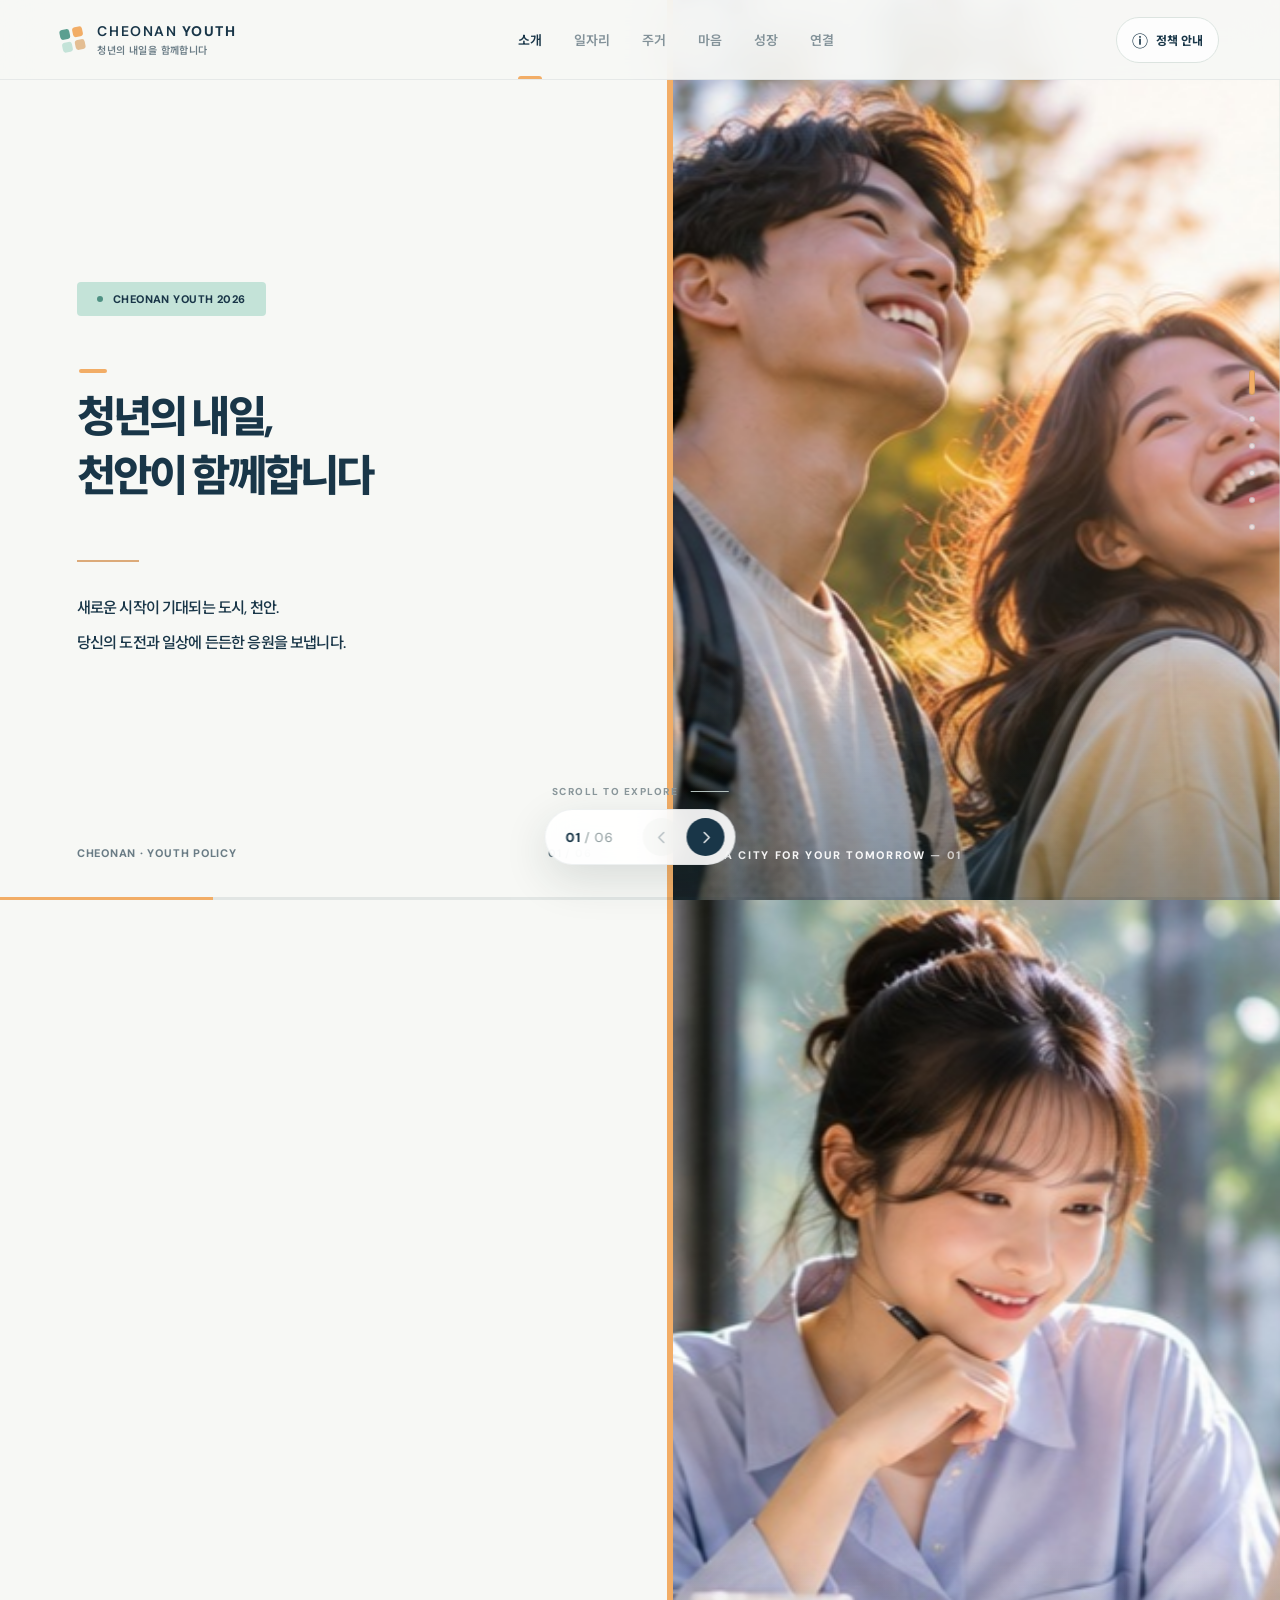
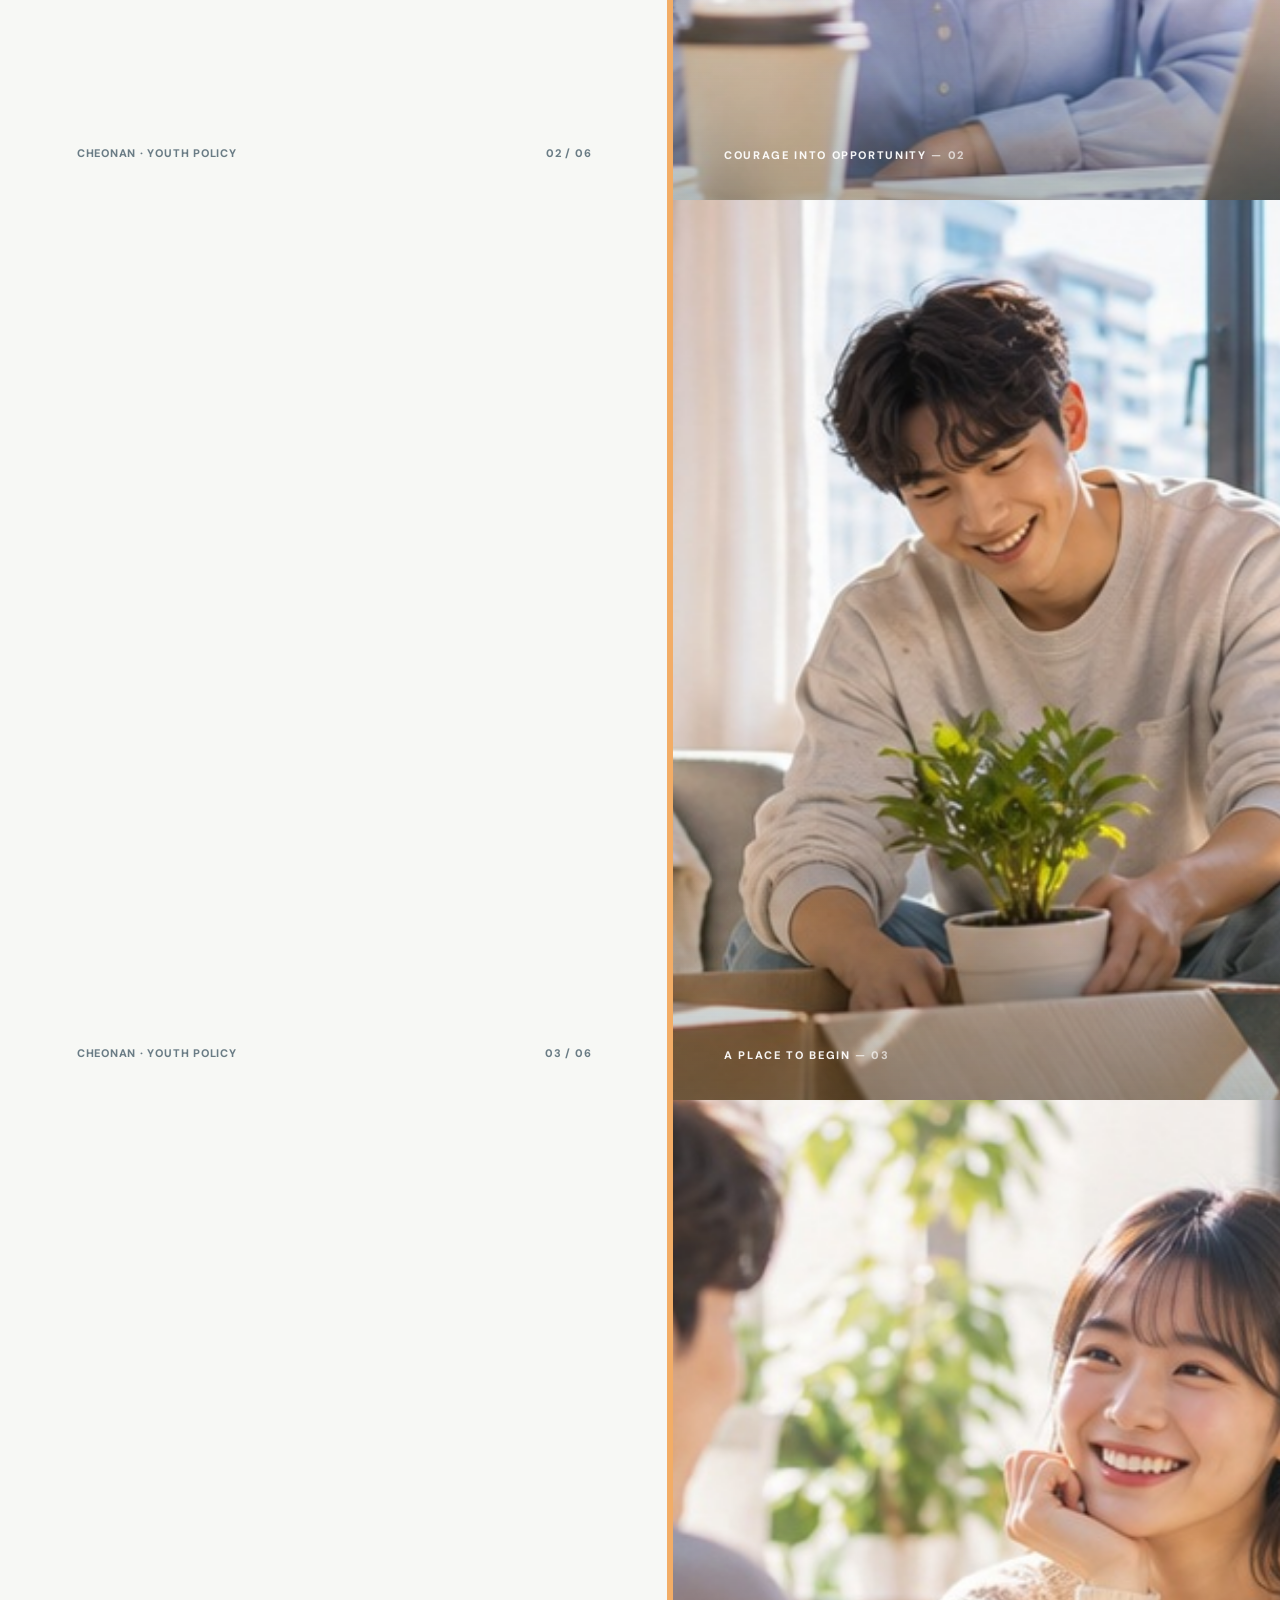
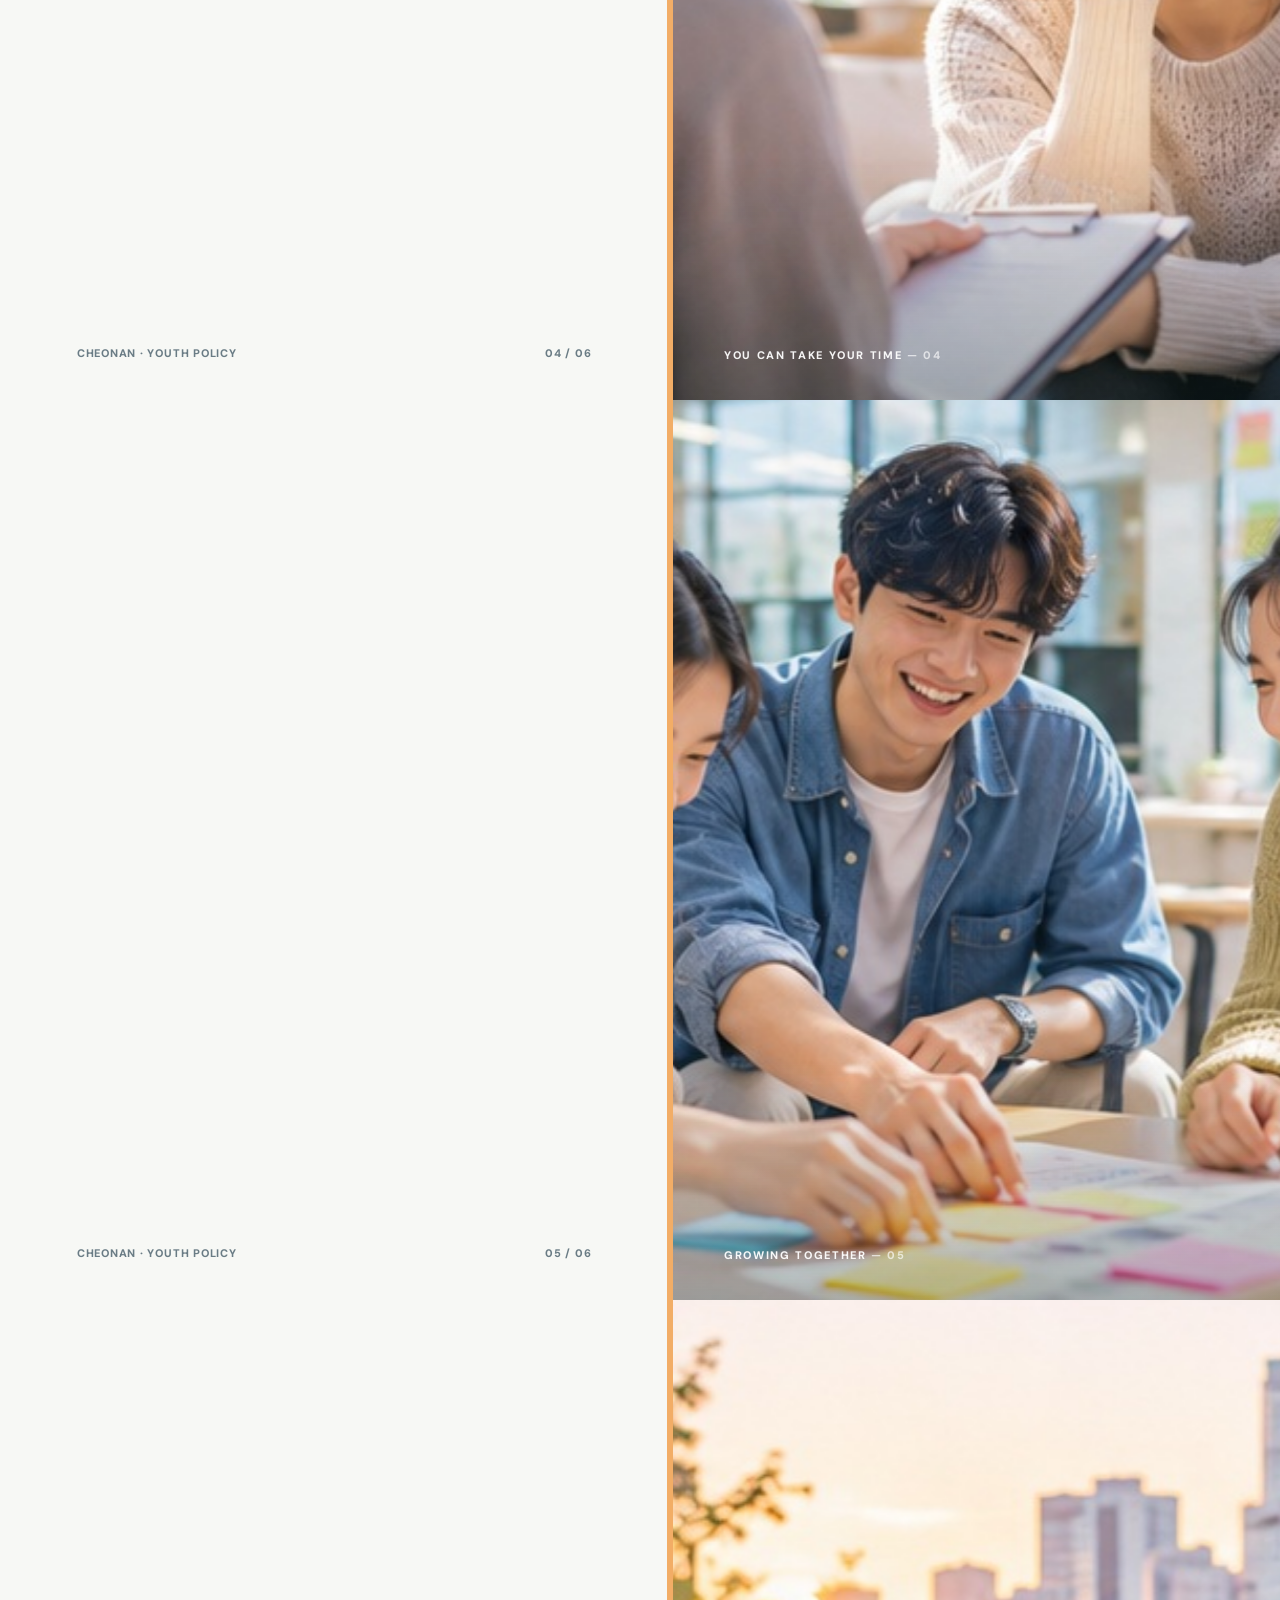
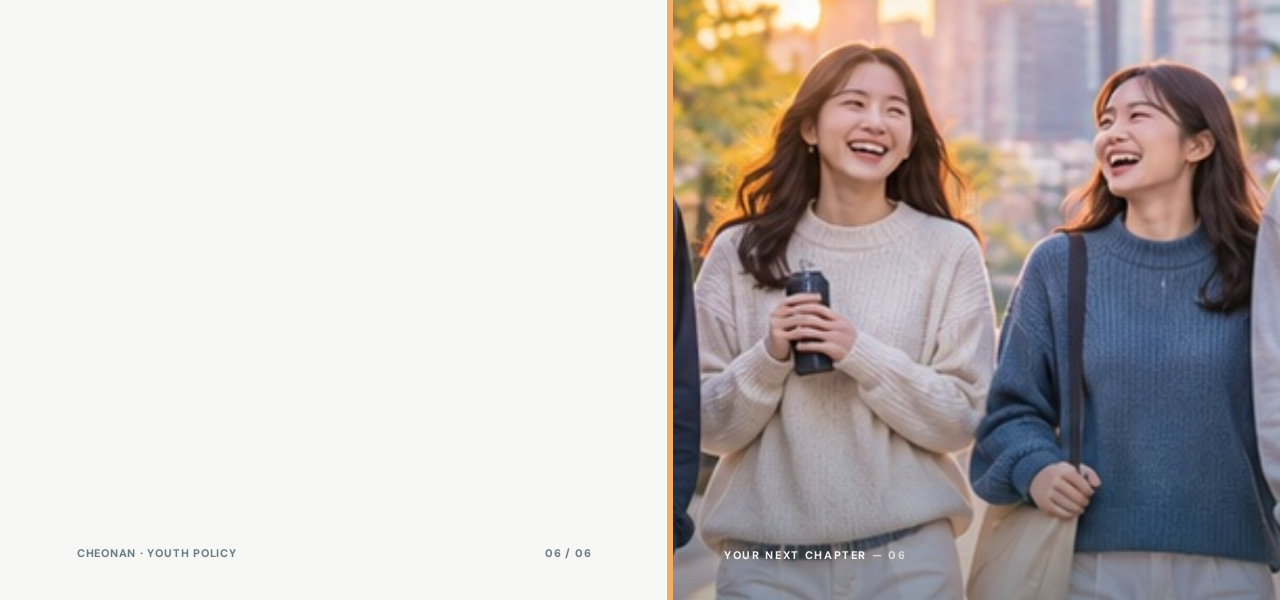
<file: 3.html>
<!doctype html>
<html lang="ko">
<head>
  <meta charset="UTF-8">
  <meta name="viewport" content="width=device-width, initial-scale=1, viewport-fit=cover">
  <meta name="theme-color" content="#f7f8f5">
  <meta name="description" content="청년의 내일, 천안이 함께합니다. 천안시 청년정책을 소개하는 6장 웹 프레젠테이션.">
  <meta property="og:title" content="청년의 내일, 천안이 함께합니다 | 천안시 청년정책">
  <meta property="og:description" content="일자리부터 주거, 마음, 성장과 연결까지. 청년의 내일을 응원합니다.">
  <title>청년의 내일, 천안이 함께합니다 | 천안시 청년정책</title>
  <link rel="icon" href="assets/favicon.svg" type="image/svg+xml">
  <link rel="preload" as="image" href="assets/slide-01.jpg">
  <link rel="stylesheet" href="styles.css">
  <script src="script.js" defer></script>
</head>
<body>
  <a class="skip-link" href="#presentation">본문으로 건너뛰기</a>
  <header class="site-header" id="site-header">
    <a class="brand" href="#slide-1" aria-label="천안시 청년정책 첫 화면으로">
      <span class="brand-mark" aria-hidden="true"><span></span><span></span><span></span><span></span></span>
      <span class="brand-type">CHEONAN <b>YOUTH</b><small>청년의 내일을 함께합니다</small></span>
    </a>
    <nav class="top-nav" aria-label="슬라이드 바로가기">
      <a href="#slide-1" data-nav="0">소개</a>
      <a href="#slide-2" data-nav="1">일자리</a>
      <a href="#slide-3" data-nav="2">주거</a>
      <a href="#slide-4" data-nav="3">마음</a>
      <a href="#slide-5" data-nav="4">성장</a>
      <a href="#slide-6" data-nav="5">연결</a>
    </nav>
    <button class="header-info" type="button" id="info-open" aria-haspopup="dialog" aria-controls="info-dialog" aria-label="정책 안내 및 출처 확인">
      <span aria-hidden="true">ⓘ</span><span class="header-info-text">정책 안내</span>
    </button>
  </header>

  <main id="presentation" aria-label="천안시 청년정책 웹 프레젠테이션">
    <section class="slide is-active" id="slide-1" data-index="0" aria-label="1장 소개">
      <div class="slide-copy">
        <div class="copy-inner">
          <span class="eyebrow"><span class="eyebrow-dot"></span> CHEONAN YOUTH 2026</span>
          <div class="heading-wrap"><span class="small-accent" aria-hidden="true"></span><h1>청년의 내일,<br>천안이 함께합니다</h1></div>
          <span class="accent-line" aria-hidden="true"></span>
          <div class="slide-description"><p>새로운 시작이 기대되는 도시, 천안.</p><p>당신의 도전과 일상에 든든한 응원을 보냅니다.</p></div>
        </div>
        <div class="slide-signature"><span>CHEONAN · YOUTH POLICY</span><span>01 / 06</span></div>
      </div>
      <div class="slide-image"><img src="assets/slide-01.jpg" alt="노을이 비치는 도시 거리에서 함께 걷는 청년 네 명" fetchpriority="high"><div class="image-tint"></div><span class="image-caption">A CITY FOR YOUR TOMORROW <span>— 01</span></span></div>
    </section>
    <section class="slide" id="slide-2" data-index="1" aria-label="2장 일자리와 도전">
      <div class="slide-copy"><div class="copy-inner">
        <span class="eyebrow"><span class="eyebrow-dot"></span> 일자리 · 도전</span>
        <div class="heading-wrap"><span class="small-accent" aria-hidden="true"></span><h2>시작하는 용기에,<br>기회를 더하다</h2></div>
        <span class="accent-line" aria-hidden="true"></span>
        <div class="slide-description"><p>청년도전지원사업으로 진로를 다시 그려보세요.</p><p>천안형 청년 일자리 사업으로 경험을 넓혀보세요.</p></div>
      </div><div class="slide-signature"><span>CHEONAN · YOUTH POLICY</span><span>02 / 06</span></div></div>
      <div class="slide-image"><img src="assets/slide-02.jpg" alt="노트북 앞에서 새로운 기회를 준비하는 청년" loading="lazy"><div class="image-tint"></div><span class="image-caption">COURAGE INTO OPPORTUNITY <span>— 02</span></span></div>
    </section>
    <section class="slide" id="slide-3" data-index="2" aria-label="3장 주거와 정착">
      <div class="slide-copy"><div class="copy-inner">
        <span class="eyebrow"><span class="eyebrow-dot"></span> 주거 · 정착</span>
        <div class="heading-wrap"><span class="small-accent" aria-hidden="true"></span><h2>낯선 도시에서도,<br>안심할 수 있도록</h2></div>
        <span class="accent-line" aria-hidden="true"></span>
        <div class="slide-description"><p>천안 취업 청년의 새로운 출발을 응원합니다.</p><p>청년 단기숙소 사업은 정착의 첫걸음을 도왔습니다.</p></div>
      </div><div class="slide-signature"><span>CHEONAN · YOUTH POLICY</span><span>03 / 06</span></div></div>
      <div class="slide-image"><img src="assets/slide-03.jpg" alt="새로운 보금자리에서 화분을 꺼내며 이사를 준비하는 청년" loading="lazy"><div class="image-tint"></div><span class="image-caption">A PLACE TO BEGIN <span>— 03</span></span></div>
    </section>
    <section class="slide" id="slide-4" data-index="3" aria-label="4장 마음과 회복">
      <div class="slide-copy"><div class="copy-inner">
        <span class="eyebrow"><span class="eyebrow-dot"></span> 마음 · 회복</span>
        <div class="heading-wrap"><span class="small-accent" aria-hidden="true"></span><h2>조금 천천히 가도,<br>괜찮아요</h2></div>
        <span class="accent-line" aria-hidden="true"></span>
        <div class="slide-description"><p>마음이 지칠 때, 혼자 감당하지 않아도 됩니다.</p><p>고립·은둔 청년을 위한 상담과 회복 프로그램이 있습니다.</p></div>
      </div><div class="slide-signature"><span>CHEONAN · YOUTH POLICY</span><span>04 / 06</span></div></div>
      <div class="slide-image"><img src="assets/slide-04.jpg" alt="햇살 아래 활짝 웃고 있는 두 청년" loading="lazy"><div class="image-tint"></div><span class="image-caption">YOU CAN TAKE YOUR TIME <span>— 04</span></span></div>
    </section>
    <section class="slide" id="slide-5" data-index="4" aria-label="5장 성장과 참여">
      <div class="slide-copy"><div class="copy-inner">
        <span class="eyebrow"><span class="eyebrow-dot"></span> 성장 · 참여</span>
        <div class="heading-wrap"><span class="small-accent" aria-hidden="true"></span><h2>당신의 가능성이,<br>도시의 내일이 됩니다</h2></div>
        <span class="accent-line" aria-hidden="true"></span>
        <div class="slide-description"><p>배움과 경험이 쌓이면 일상에도 자신감이 생깁니다.</p><p>청년성장·자기계발 프로그램과 다양한 만남을 찾아보세요.</p></div>
      </div><div class="slide-signature"><span>CHEONAN · YOUTH POLICY</span><span>05 / 06</span></div></div>
      <div class="slide-image"><img src="assets/slide-05.jpg" alt="함께 아이디어를 나누고 메모하며 협업하는 청년들" loading="lazy"><div class="image-tint"></div><span class="image-caption">GROWING TOGETHER <span>— 05</span></span></div>
    </section>
    <section class="slide" id="slide-6" data-index="5" aria-label="6장 함께와 연결">
      <div class="slide-copy"><div class="copy-inner">
        <span class="eyebrow"><span class="eyebrow-dot"></span> 함께 · 연결</span>
        <div class="heading-wrap"><span class="small-accent" aria-hidden="true"></span><h2>이제, 당신의<br>차례입니다</h2></div>
        <span class="accent-line" aria-hidden="true"></span>
        <div class="slide-description"><p>오늘의 작은 관심이 내일의 새로운 기회로.</p><p>천안청년센터이음에서 나에게 맞는 정책을 확인하세요.</p></div>
        <a class="primary-link" href="https://www.ch2030youth.kr" target="_blank" rel="noopener noreferrer">천안청년센터이음 바로가기 <span aria-hidden="true">↗</span></a>
      </div><div class="slide-signature"><span>CHEONAN · YOUTH POLICY</span><span>06 / 06</span></div></div>
      <div class="slide-image"><img src="assets/slide-06.jpg" alt="밝은 공간에서 이야기를 나누며 웃는 청년" loading="lazy"><div class="image-tint"></div><span class="image-caption">YOUR NEXT CHAPTER <span>— 06</span></span></div>
    </section>
  </main>

  <aside class="slide-dots" aria-label="슬라이드 위치">
    <a href="#slide-1" aria-label="1장 소개" data-dot="0"><span></span></a>
    <a href="#slide-2" aria-label="2장 일자리" data-dot="1"><span></span></a>
    <a href="#slide-3" aria-label="3장 주거" data-dot="2"><span></span></a>
    <a href="#slide-4" aria-label="4장 마음" data-dot="3"><span></span></a>
    <a href="#slide-5" aria-label="5장 성장" data-dot="4"><span></span></a>
    <a href="#slide-6" aria-label="6장 연결" data-dot="5"><span></span></a>
  </aside>

  <div class="floating-controls" aria-label="프레젠테이션 이동">
    <span class="control-count" id="control-count"><strong>01</strong><span> / 06</span></span>
    <div class="control-actions"><button type="button" id="previous" aria-label="이전 슬라이드" title="이전 슬라이드 (←)"><svg viewBox="0 0 24 24" aria-hidden="true"><path d="m14.5 5-7 7 7 7"/></svg></button><button type="button" id="next" aria-label="다음 슬라이드" title="다음 슬라이드 (→)"><svg viewBox="0 0 24 24" aria-hidden="true"><path d="m9.5 5 7 7-7 7"/></svg></button></div>
  </div>
  <div class="progress-track" aria-hidden="true"><div id="progress-bar"></div></div>
  <div class="scroll-hint" id="scroll-hint" aria-hidden="true"><span>SCROLL TO EXPLORE</span><span class="scroll-line"></span></div>

  <dialog id="info-dialog" class="info-dialog" aria-labelledby="info-title">
    <div class="dialog-top"><span class="dialog-kicker">POLICY INFORMATION</span><button class="dialog-close" type="button" id="info-close" aria-label="정책 안내 닫기">×</button></div>
    <h2 id="info-title">정책 안내 및 자료 출처</h2>
    <p class="dialog-lead">이 웹 프레젠테이션은 첨부된 천안시 청년정책 PPT의 6개 슬라이드와 발표자 노트에 수록된 정보를 바탕으로 제작되었습니다.</p>
    <div class="info-warning"><strong>2026.11.04 기준 안내</strong><p>2026년도 일부 사업은 신청이 마감되었습니다. 대상·기간·접수 방법은 반드시 최신 공식 공고를 재확인하세요.</p></div>
    <h3>슬라이드별 정책 자료</h3>
    <ul class="source-list">
      <li><span>01 · 소개</span><a href="https://www.cheonan.go.kr" target="_blank" rel="noopener noreferrer">천안시 공식 홈페이지 ↗</a></li>
      <li><span>02 · 일자리</span><a href="https://eminwon.cheonan.go.kr/emwp/gov/mogaha/ntis/web/ofr/action/OfrAction.do?context=NTIS&amp;epcCheck=Y&amp;homepage_pbs_yn=Y&amp;jndinm=OfrNotAncmtEJB&amp;method=selectOfrNotAncmt&amp;methodnm=selectOfrNotAncmtRegst&amp;not_ancmt_mgt_no=113474&amp;not_ancmt_se_code=01%2C04%2C05&amp;subCheck=Y" target="_blank" rel="noopener noreferrer">천안시 관련 공고 ↗</a></li>
      <li><span>03 · 주거</span><a href="https://ch2030youth.kr/bbs/board.php?bo_table=notice&amp;wr_id=593" target="_blank" rel="noopener noreferrer">청년 단기숙소 안내 ↗</a></li>
      <li><span>04 · 마음</span><a href="https://ch2030youth.kr/bbs/board.php?bo_table=notice&amp;wr_id=595" target="_blank" rel="noopener noreferrer">상담·회복 프로그램 안내 ↗</a></li>
      <li><span>05 · 성장</span><a href="https://www.ch2030youth.kr" target="_blank" rel="noopener noreferrer">천안청년센터이음 ↗</a></li>
      <li><span>06 · 연결</span><a href="https://www.ch2030youth.kr" target="_blank" rel="noopener noreferrer">천안청년센터이음 ↗</a></li>
    </ul>
    <p class="image-disclaimer">※ 슬라이드 이미지는 캠페인 콘셉트에 맞춰 AI로 생성한 예시 사진이며, 실제 사업 참여자의 사진이 아닙니다.</p>
  </dialog>
</body>
</html>
</file>
<file: styles.css>
@import url('https://fonts.googleapis.com/css2?family=DM+Sans:wght@400;500;600;700;800&family=Noto+Sans+KR:wght@400;500;600;700;800&display=swap');
:root{--ink:#193648;--muted:#6a7c85;--canvas:#f7f8f5;--mint:#c4e3d8;--orange:#f2ad66;--header:80px;--ease:cubic-bezier(.22,1,.36,1)}
*{box-sizing:border-box}html{scroll-behavior:smooth;scroll-snap-type:y mandatory;scroll-padding-top:0}body{margin:0;background:var(--canvas);color:var(--ink);font-family:'DM Sans','Noto Sans KR','Apple SD Gothic Neo',sans-serif;-webkit-font-smoothing:antialiased}a{color:inherit}button{font:inherit}button:focus-visible,a:focus-visible{outline:3px solid #e49e53;outline-offset:4px}.skip-link{position:fixed;z-index:300;left:16px;top:-80px;background:white;padding:12px 18px;border-radius:8px}.skip-link:focus{top:12px}
.site-header{position:fixed;z-index:100;top:0;left:0;right:0;height:var(--header);display:flex;align-items:center;justify-content:space-between;gap:26px;padding:0 clamp(22px,4.8vw,80px);background:rgba(247,248,245,.9);border-bottom:1px solid rgba(25,54,72,.075);backdrop-filter:blur(22px);-webkit-backdrop-filter:blur(22px)}.brand{display:flex;align-items:center;gap:13px;text-decoration:none;flex-shrink:0}.brand-mark{position:relative;display:grid;grid-template-columns:repeat(2,10px);gap:3px;transform:rotate(-12deg)}.brand-mark span{width:10px;height:10px;background:#5b9f90;border-radius:3px}.brand-mark span:nth-child(2){background:var(--orange)}.brand-mark span:nth-child(3){background:var(--mint)}.brand-mark span:nth-child(4){background:#e4be93}.brand-type{font-size:14px;letter-spacing:.11em;font-weight:600;line-height:1.15}.brand-type b{font-weight:800}.brand-type small{display:block;margin-top:5px;font-family:'Noto Sans KR',sans-serif;font-size:10px;letter-spacing:.04em;color:var(--muted)}.top-nav{display:flex;align-items:center;gap:clamp(15px,2.5vw,40px);height:100%}.top-nav a{position:relative;display:grid;place-items:center;height:100%;font-size:13px;text-decoration:none;color:#839299;font-weight:600;transition:color .3s}.top-nav a:hover,.top-nav a.active{color:var(--ink)}.top-nav a.active:after{content:"";position:absolute;bottom:0;left:0;right:0;height:3px;background:var(--orange);border-radius:8px 8px 0 0}.header-info{border:1px solid #dce4e0;border-radius:50px;background:rgba(255,255,255,.7);padding:10px 15px;color:var(--ink);font-size:12px;font-weight:700;cursor:pointer;white-space:nowrap;display:flex;align-items:center;gap:8px}.header-info:hover{background:white}.header-info span:first-child{font-size:16px}
.slide{position:relative;min-height:100svh;height:100svh;scroll-snap-align:start;scroll-snap-stop:always;display:grid;grid-template-columns:52.1% 47.9%;overflow:hidden;background:var(--canvas)}.slide-copy{position:relative;z-index:2;min-width:0;padding:calc(var(--header) + 42px) clamp(32px,5.9vw,106px) 74px clamp(40px,6vw,112px);display:flex;flex-direction:column;justify-content:center}.copy-inner{width:min(100%,680px);margin:auto 0}.eyebrow{display:inline-flex;align-items:center;gap:10px;background:var(--mint);padding:10px 20px;border-radius:4px;color:var(--ink);font-size:clamp(11px,.85vw,14px);font-weight:800;letter-spacing:.04em;white-space:nowrap}.eyebrow-dot{width:6px;height:6px;border-radius:50%;background:#4f9183}.heading-wrap{position:relative;margin-top:clamp(48px,8vh,100px)}.heading-wrap h1,.heading-wrap h2{font-size:clamp(32px,3.35vw,65px);font-weight:800;line-height:1.37;letter-spacing:-.066em;margin:0;word-break:keep-all}.small-accent{position:absolute;top:-19px;left:2px;width:28px;height:4px;background:var(--orange);border-radius:9px}.accent-line{display:block;width:62px;height:2px;background:#dcaa79;margin:clamp(35px,6vh,62px) 0 33px}.slide-description p{font-size:clamp(14px,1.19vw,20px);font-weight:500;letter-spacing:-.055em;line-height:1.8;margin:0 0 8px;word-break:keep-all}.slide-signature{position:absolute;bottom:clamp(28px,4.5vh,54px);left:clamp(40px,6vw,112px);right:clamp(32px,5.9vw,106px);display:flex;justify-content:space-between;align-items:center;color:var(--muted);font-size:11px;font-weight:800;letter-spacing:.07em}.slide-image{position:relative;height:100%;min-height:0;overflow:hidden;background:#cfddd6;border-left:6px solid var(--orange)}.slide-image img{height:100%;width:100%;object-fit:cover;object-position:center center;display:block;transform:scale(1.06);transition:transform 1.7s var(--ease);will-change:transform}.slide.is-active .slide-image img{transform:scale(1)}.image-tint{pointer-events:none;position:absolute;inset:0;background:linear-gradient(0deg,rgba(11,39,45,.30),transparent 27%)}.image-caption{position:absolute;bottom:38px;left:clamp(26px,4vw,70px);color:rgba(255,255,255,.94);font-size:11px;font-weight:800;letter-spacing:.15em}.image-caption span{opacity:.7}.primary-link{display:inline-flex;align-items:center;justify-content:center;gap:30px;margin-top:32px;padding:15px 21px;background:var(--ink);color:white;border-radius:5px;font-size:13px;font-weight:700;text-decoration:none;width:max-content;max-width:100%;transition:transform .3s,background .3s;box-shadow:0 12px 25px rgba(25,54,72,.12)}.primary-link:hover{background:#31586a;transform:translateY(-3px)}.primary-link span{font-size:20px}
@media(prefers-reduced-motion:no-preference){.slide .eyebrow,.slide .heading-wrap,.slide .accent-line,.slide .slide-description,.slide .primary-link{opacity:0;transform:translateY(30px);transition:opacity .8s var(--ease),transform .9s var(--ease)}.slide.is-active .eyebrow,.slide.is-active .heading-wrap,.slide.is-active .accent-line,.slide.is-active .slide-description,.slide.is-active .primary-link{opacity:1;transform:translateY(0)}.slide.is-active .heading-wrap{transition-delay:.09s}.slide.is-active .accent-line{transition-delay:.18s}.slide.is-active .slide-description{transition-delay:.24s}.slide.is-active .primary-link{transition-delay:.32s}}
.slide-dots{position:fixed;z-index:90;right:21px;top:50%;transform:translateY(-50%);display:flex;flex-direction:column;gap:13px}.slide-dots a{padding:4px;display:block}.slide-dots a span{display:block;width:6px;height:6px;background:rgba(255,255,255,.65);border:1px solid rgba(25,54,72,.15);border-radius:100px;transition:height .3s,background .3s}.slide-dots a.active span{height:25px;background:var(--orange)}.floating-controls{position:fixed;z-index:90;bottom:clamp(16px,3vw,35px);left:50%;transform:translateX(-50%);display:flex;align-items:center;gap:22px;background:rgba(255,255,255,.9);backdrop-filter:blur(15px);padding:8px 10px 8px 20px;border:1px solid rgba(25,54,72,.07);border-radius:100px;box-shadow:0 14px 45px rgba(30,48,53,.14)}.control-count{min-width:55px;color:#8a989a;font-size:13px;white-space:nowrap;letter-spacing:.06em}.control-count strong{color:var(--ink);font-weight:800}.control-actions{display:flex;gap:6px}.control-actions button{width:38px;height:38px;border-radius:50%;display:grid;place-items:center;border:0;background:#edf2ee;color:var(--ink);cursor:pointer;transition:background .2s,transform .2s}.control-actions button:last-child{background:var(--ink);color:white}.control-actions button:hover:not(:disabled){transform:translateY(-2px);background:var(--orange)}.control-actions button:disabled{opacity:.32;cursor:not-allowed}.control-actions svg{width:17px;height:17px;fill:none;stroke:currentColor;stroke-width:1.8;stroke-linecap:round;stroke-linejoin:round}.progress-track{position:fixed;z-index:110;bottom:0;left:0;right:0;height:3px;background:rgba(25,54,72,.09)}#progress-bar{height:100%;width:16.6667%;background:var(--orange);transition:width .55s var(--ease)}.scroll-hint{position:fixed;z-index:10;left:50%;transform:translateX(-50%);bottom:102px;display:flex;align-items:center;gap:12px;font-size:10px;font-weight:800;letter-spacing:.15em;color:#8b989c;pointer-events:none;transition:opacity .3s}.scroll-line{width:38px;height:1px;background:#b5c2be}.scroll-hint.hidden{opacity:0}
.info-dialog{width:min(620px,calc(100% - 32px));max-height:min(85svh,780px);border:none;border-radius:17px;padding:34px clamp(23px,5vw,43px);color:var(--ink);background:#fff;box-shadow:0 24px 110px rgba(13,42,50,.24);overflow:auto}.info-dialog::backdrop{background:rgba(12,31,40,.5);backdrop-filter:blur(5px)}.dialog-top{display:flex;justify-content:space-between;align-items:center}.dialog-kicker{font-size:11px;font-weight:800;letter-spacing:.13em;color:#74908d}.dialog-close{width:36px;height:36px;border-radius:50%;border:none;background:#f0f4f2;color:var(--ink);font-size:25px;cursor:pointer}.info-dialog h2{font-size:clamp(23px,4vw,31px);letter-spacing:-.06em;margin:23px 0 14px}.info-dialog h3{margin:26px 0 14px;font-size:16px}.dialog-lead,.info-dialog p{font-size:13px;line-height:1.9;color:#536b77}.info-warning{padding:16px 19px;background:#fcf4e8;border-left:3px solid var(--orange);border-radius:5px}.info-warning strong{font-size:13px}.info-warning p{margin:5px 0 0}.source-list{list-style:none;padding:0;margin:0}.source-list li{display:flex;align-items:center;justify-content:space-between;gap:12px;border-bottom:1px solid #edf0ed;padding:12px 0;font-size:13px}.source-list li span{font-weight:700}.source-list li a{color:#457a70;text-underline-offset:3px;text-align:right}.image-disclaimer{margin-top:24px;font-size:12px!important}
@media(max-width:1100px){.site-header{padding:0 24px}.top-nav{gap:17px}.slide-copy{padding-left:5.5vw;padding-right:4.5vw}.slide-signature{left:5.5vw;right:4.5vw}.heading-wrap h1,.heading-wrap h2{font-size:clamp(30px,3.7vw,49px)}.slide-description p{font-size:clamp(13px,1.38vw,17px)}}
@media(max-width:720px){:root{--header:62px}.site-header{gap:10px;padding:0 17px}.brand{gap:9px}.brand-type{font-size:11px}.brand-type small{font-size:9px}.brand-mark{grid-template-columns:repeat(2,8px);gap:2px}.brand-mark span{width:8px;height:8px}.top-nav{position:absolute;top:var(--header);left:0;right:0;height:42px;gap:0;justify-content:space-around;padding:0 9px;background:rgba(247,248,245,.96);border-bottom:1px solid #e7ece8}.top-nav a{font-size:11px;padding:0 5px}.header-info{padding:7px 9px;font-size:11px}.header-info-text{display:none}.slide{grid-template-columns:1fr;grid-template-rows:minmax(0,57%) minmax(0,43%)}.slide-copy{padding:calc(var(--header) + 57px) 26px 43px;grid-row:1;justify-content:center}.copy-inner{width:100%}.eyebrow{font-size:10px;padding:7px 11px}.heading-wrap{margin-top:clamp(22px,5.5vh,46px)}.heading-wrap h1,.heading-wrap h2{font-size:clamp(28px,7.6vw,43px);line-height:1.33}.small-accent{top:-11px;width:22px;height:3px}.accent-line{width:35px;margin:clamp(19px,3vh,28px) 0 14px}.slide-description p{font-size:clamp(12px,3.05vw,15px);line-height:1.7;margin-bottom:4px}.slide-signature{bottom:17px;left:26px;right:26px;font-size:9px}.slide-image{grid-row:2;border-left:0;border-top:4px solid var(--orange)}.slide-image img{object-position:center 44%}.image-caption{bottom:22px;left:20px;font-size:9px}.slide-dots{right:12px;top:auto;bottom:43%;transform:translateY(-8px);gap:8px}.slide-dots a span{background:rgba(255,255,255,.8)}.floating-controls{bottom:17px;padding:5px 7px 5px 13px;gap:10px}.control-count{font-size:11px;min-width:48px}.control-actions button{height:31px;width:31px}.scroll-hint{display:none}.primary-link{margin-top:12px;padding:9px 13px;font-size:11px;gap:12px}.primary-link span{font-size:15px}}
@media(max-width:390px){.slide{grid-template-rows:minmax(0,59%) minmax(0,41%)}.slide-copy{padding:112px 21px 36px}.heading-wrap h1,.heading-wrap h2{font-size:clamp(26px,7.1vw,31px)}.heading-wrap{margin-top:20px}.accent-line{margin:16px 0 11px}.slide-description p{font-size:11.5px}.slide-signature{left:21px;right:21px;bottom:12px}.slide-dots{bottom:41%}}
@media(max-height:600px) and (min-width:721px){.slide-copy{padding-top:86px;padding-bottom:50px}.heading-wrap{margin-top:29px}.heading-wrap h1,.heading-wrap h2{font-size:clamp(26px,3vw,45px)}.accent-line{margin:23px 0 15px}.slide-description p{font-size:13px}.slide-signature{bottom:20px}.scroll-hint{display:none}}
@media(prefers-reduced-motion:reduce){html{scroll-behavior:auto}*,*::before,*::after{animation-duration:.01ms!important;transition-duration:.01ms!important}.slide-image img{transform:none!important}}
</file>
